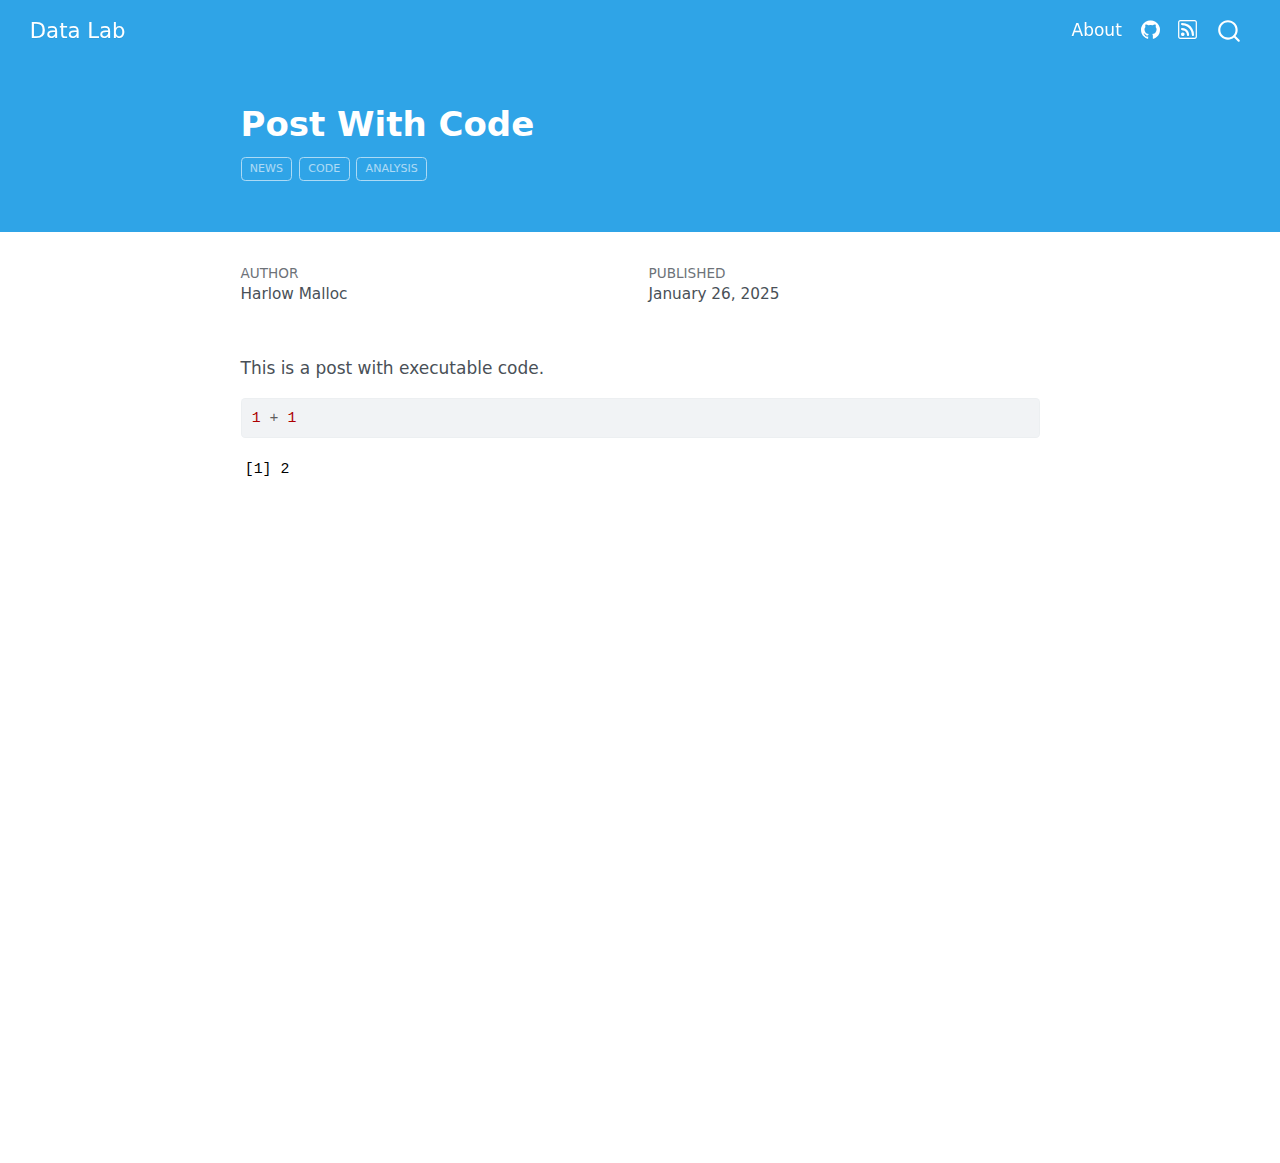
<file: docs/posts/post-with-code/index.html>
<!DOCTYPE html>
<html xmlns="http://www.w3.org/1999/xhtml" lang="en" xml:lang="en"><head>

<meta charset="utf-8">
<meta name="generator" content="quarto-1.5.57">

<meta name="viewport" content="width=device-width, initial-scale=1.0, user-scalable=yes">

<meta name="author" content="Harlow Malloc">
<meta name="dcterms.date" content="2025-01-26">

<title>Post With Code – Data Lab</title>
<style>
code{white-space: pre-wrap;}
span.smallcaps{font-variant: small-caps;}
div.columns{display: flex; gap: min(4vw, 1.5em);}
div.column{flex: auto; overflow-x: auto;}
div.hanging-indent{margin-left: 1.5em; text-indent: -1.5em;}
ul.task-list{list-style: none;}
ul.task-list li input[type="checkbox"] {
  width: 0.8em;
  margin: 0 0.8em 0.2em -1em; /* quarto-specific, see https://github.com/quarto-dev/quarto-cli/issues/4556 */ 
  vertical-align: middle;
}
/* CSS for syntax highlighting */
pre > code.sourceCode { white-space: pre; position: relative; }
pre > code.sourceCode > span { line-height: 1.25; }
pre > code.sourceCode > span:empty { height: 1.2em; }
.sourceCode { overflow: visible; }
code.sourceCode > span { color: inherit; text-decoration: inherit; }
div.sourceCode { margin: 1em 0; }
pre.sourceCode { margin: 0; }
@media screen {
div.sourceCode { overflow: auto; }
}
@media print {
pre > code.sourceCode { white-space: pre-wrap; }
pre > code.sourceCode > span { display: inline-block; text-indent: -5em; padding-left: 5em; }
}
pre.numberSource code
  { counter-reset: source-line 0; }
pre.numberSource code > span
  { position: relative; left: -4em; counter-increment: source-line; }
pre.numberSource code > span > a:first-child::before
  { content: counter(source-line);
    position: relative; left: -1em; text-align: right; vertical-align: baseline;
    border: none; display: inline-block;
    -webkit-touch-callout: none; -webkit-user-select: none;
    -khtml-user-select: none; -moz-user-select: none;
    -ms-user-select: none; user-select: none;
    padding: 0 4px; width: 4em;
  }
pre.numberSource { margin-left: 3em;  padding-left: 4px; }
div.sourceCode
  {   }
@media screen {
pre > code.sourceCode > span > a:first-child::before { text-decoration: underline; }
}
</style>


<script src="../../site_libs/quarto-nav/quarto-nav.js"></script>
<script src="../../site_libs/quarto-nav/headroom.min.js"></script>
<script src="../../site_libs/clipboard/clipboard.min.js"></script>
<script src="../../site_libs/quarto-search/autocomplete.umd.js"></script>
<script src="../../site_libs/quarto-search/fuse.min.js"></script>
<script src="../../site_libs/quarto-search/quarto-search.js"></script>
<meta name="quarto:offset" content="../../">
<script src="../../site_libs/quarto-html/quarto.js"></script>
<script src="../../site_libs/quarto-html/popper.min.js"></script>
<script src="../../site_libs/quarto-html/tippy.umd.min.js"></script>
<script src="../../site_libs/quarto-html/anchor.min.js"></script>
<link href="../../site_libs/quarto-html/tippy.css" rel="stylesheet">
<link href="../../site_libs/quarto-html/quarto-syntax-highlighting.css" rel="stylesheet" id="quarto-text-highlighting-styles">
<script src="../../site_libs/bootstrap/bootstrap.min.js"></script>
<link href="../../site_libs/bootstrap/bootstrap-icons.css" rel="stylesheet">
<link href="../../site_libs/bootstrap/bootstrap.min.css" rel="stylesheet" id="quarto-bootstrap" data-mode="light">
<script id="quarto-search-options" type="application/json">{
  "location": "navbar",
  "copy-button": false,
  "collapse-after": 3,
  "panel-placement": "end",
  "type": "overlay",
  "limit": 50,
  "keyboard-shortcut": [
    "f",
    "/",
    "s"
  ],
  "show-item-context": false,
  "language": {
    "search-no-results-text": "No results",
    "search-matching-documents-text": "matching documents",
    "search-copy-link-title": "Copy link to search",
    "search-hide-matches-text": "Hide additional matches",
    "search-more-match-text": "more match in this document",
    "search-more-matches-text": "more matches in this document",
    "search-clear-button-title": "Clear",
    "search-text-placeholder": "",
    "search-detached-cancel-button-title": "Cancel",
    "search-submit-button-title": "Submit",
    "search-label": "Search"
  }
}</script>


<link rel="stylesheet" href="../../styles.css">
</head>

<body class="nav-fixed fullcontent">

<div id="quarto-search-results"></div>
  <header id="quarto-header" class="headroom fixed-top quarto-banner">
    <nav class="navbar navbar-expand-lg " data-bs-theme="dark">
      <div class="navbar-container container-fluid">
      <div class="navbar-brand-container mx-auto">
    <a class="navbar-brand" href="../../index.html">
    <span class="navbar-title">Data Lab</span>
    </a>
  </div>
            <div id="quarto-search" class="" title="Search"></div>
          <button class="navbar-toggler" type="button" data-bs-toggle="collapse" data-bs-target="#navbarCollapse" aria-controls="navbarCollapse" role="menu" aria-expanded="false" aria-label="Toggle navigation" onclick="if (window.quartoToggleHeadroom) { window.quartoToggleHeadroom(); }">
  <span class="navbar-toggler-icon"></span>
</button>
          <div class="collapse navbar-collapse" id="navbarCollapse">
            <ul class="navbar-nav navbar-nav-scroll ms-auto">
  <li class="nav-item">
    <a class="nav-link" href="../../about.html"> 
<span class="menu-text">About</span></a>
  </li>  
  <li class="nav-item compact">
    <a class="nav-link" href="https://github.com/Sghizzus/"> <i class="bi bi-github" role="img">
</i> 
<span class="menu-text"></span></a>
  </li>  
  <li class="nav-item compact">
    <a class="nav-link" href="../../index.xml"> <i class="bi bi-rss" role="img">
</i> 
<span class="menu-text"></span></a>
  </li>  
</ul>
          </div> <!-- /navcollapse -->
            <div class="quarto-navbar-tools">
</div>
      </div> <!-- /container-fluid -->
    </nav>
</header>
<!-- content -->
<header id="title-block-header" class="quarto-title-block default page-columns page-full">
  <div class="quarto-title-banner page-columns page-full">
    <div class="quarto-title column-body">
      <h1 class="title">Post With Code</h1>
                                <div class="quarto-categories">
                <div class="quarto-category">news</div>
                <div class="quarto-category">code</div>
                <div class="quarto-category">analysis</div>
              </div>
                  </div>
  </div>
    
  
  <div class="quarto-title-meta">

      <div>
      <div class="quarto-title-meta-heading">Author</div>
      <div class="quarto-title-meta-contents">
               <p>Harlow Malloc </p>
            </div>
    </div>
      
      <div>
      <div class="quarto-title-meta-heading">Published</div>
      <div class="quarto-title-meta-contents">
        <p class="date">January 26, 2025</p>
      </div>
    </div>
    
      
    </div>
    
  
  </header><div id="quarto-content" class="quarto-container page-columns page-rows-contents page-layout-article page-navbar">
<!-- sidebar -->
<!-- margin-sidebar -->
    
<!-- main -->
<main class="content quarto-banner-title-block" id="quarto-document-content">





<p>This is a post with executable code.</p>
<div class="cell">
<div class="sourceCode cell-code" id="cb1"><pre class="sourceCode r code-with-copy"><code class="sourceCode r"><span id="cb1-1"><a href="#cb1-1" aria-hidden="true" tabindex="-1"></a><span class="dv">1</span> <span class="sc">+</span> <span class="dv">1</span></span></code><button title="Copy to Clipboard" class="code-copy-button"><i class="bi"></i></button></pre></div>
<div class="cell-output cell-output-stdout">
<pre><code>[1] 2</code></pre>
</div>
</div>



</main> <!-- /main -->
<script id="quarto-html-after-body" type="application/javascript">
window.document.addEventListener("DOMContentLoaded", function (event) {
  const toggleBodyColorMode = (bsSheetEl) => {
    const mode = bsSheetEl.getAttribute("data-mode");
    const bodyEl = window.document.querySelector("body");
    if (mode === "dark") {
      bodyEl.classList.add("quarto-dark");
      bodyEl.classList.remove("quarto-light");
    } else {
      bodyEl.classList.add("quarto-light");
      bodyEl.classList.remove("quarto-dark");
    }
  }
  const toggleBodyColorPrimary = () => {
    const bsSheetEl = window.document.querySelector("link#quarto-bootstrap");
    if (bsSheetEl) {
      toggleBodyColorMode(bsSheetEl);
    }
  }
  toggleBodyColorPrimary();  
  const icon = "";
  const anchorJS = new window.AnchorJS();
  anchorJS.options = {
    placement: 'right',
    icon: icon
  };
  anchorJS.add('.anchored');
  const isCodeAnnotation = (el) => {
    for (const clz of el.classList) {
      if (clz.startsWith('code-annotation-')) {                     
        return true;
      }
    }
    return false;
  }
  const onCopySuccess = function(e) {
    // button target
    const button = e.trigger;
    // don't keep focus
    button.blur();
    // flash "checked"
    button.classList.add('code-copy-button-checked');
    var currentTitle = button.getAttribute("title");
    button.setAttribute("title", "Copied!");
    let tooltip;
    if (window.bootstrap) {
      button.setAttribute("data-bs-toggle", "tooltip");
      button.setAttribute("data-bs-placement", "left");
      button.setAttribute("data-bs-title", "Copied!");
      tooltip = new bootstrap.Tooltip(button, 
        { trigger: "manual", 
          customClass: "code-copy-button-tooltip",
          offset: [0, -8]});
      tooltip.show();    
    }
    setTimeout(function() {
      if (tooltip) {
        tooltip.hide();
        button.removeAttribute("data-bs-title");
        button.removeAttribute("data-bs-toggle");
        button.removeAttribute("data-bs-placement");
      }
      button.setAttribute("title", currentTitle);
      button.classList.remove('code-copy-button-checked');
    }, 1000);
    // clear code selection
    e.clearSelection();
  }
  const getTextToCopy = function(trigger) {
      const codeEl = trigger.previousElementSibling.cloneNode(true);
      for (const childEl of codeEl.children) {
        if (isCodeAnnotation(childEl)) {
          childEl.remove();
        }
      }
      return codeEl.innerText;
  }
  const clipboard = new window.ClipboardJS('.code-copy-button:not([data-in-quarto-modal])', {
    text: getTextToCopy
  });
  clipboard.on('success', onCopySuccess);
  if (window.document.getElementById('quarto-embedded-source-code-modal')) {
    // For code content inside modals, clipBoardJS needs to be initialized with a container option
    // TODO: Check when it could be a function (https://github.com/zenorocha/clipboard.js/issues/860)
    const clipboardModal = new window.ClipboardJS('.code-copy-button[data-in-quarto-modal]', {
      text: getTextToCopy,
      container: window.document.getElementById('quarto-embedded-source-code-modal')
    });
    clipboardModal.on('success', onCopySuccess);
  }
    var localhostRegex = new RegExp(/^(?:http|https):\/\/localhost\:?[0-9]*\//);
    var mailtoRegex = new RegExp(/^mailto:/);
      var filterRegex = new RegExp("https:\/\/sghizzus\.github\.io\/Data-Lab\/");
    var isInternal = (href) => {
        return filterRegex.test(href) || localhostRegex.test(href) || mailtoRegex.test(href);
    }
    // Inspect non-navigation links and adorn them if external
 	var links = window.document.querySelectorAll('a[href]:not(.nav-link):not(.navbar-brand):not(.toc-action):not(.sidebar-link):not(.sidebar-item-toggle):not(.pagination-link):not(.no-external):not([aria-hidden]):not(.dropdown-item):not(.quarto-navigation-tool):not(.about-link)');
    for (var i=0; i<links.length; i++) {
      const link = links[i];
      if (!isInternal(link.href)) {
        // undo the damage that might have been done by quarto-nav.js in the case of
        // links that we want to consider external
        if (link.dataset.originalHref !== undefined) {
          link.href = link.dataset.originalHref;
        }
      }
    }
  function tippyHover(el, contentFn, onTriggerFn, onUntriggerFn) {
    const config = {
      allowHTML: true,
      maxWidth: 500,
      delay: 100,
      arrow: false,
      appendTo: function(el) {
          return el.parentElement;
      },
      interactive: true,
      interactiveBorder: 10,
      theme: 'quarto',
      placement: 'bottom-start',
    };
    if (contentFn) {
      config.content = contentFn;
    }
    if (onTriggerFn) {
      config.onTrigger = onTriggerFn;
    }
    if (onUntriggerFn) {
      config.onUntrigger = onUntriggerFn;
    }
    window.tippy(el, config); 
  }
  const noterefs = window.document.querySelectorAll('a[role="doc-noteref"]');
  for (var i=0; i<noterefs.length; i++) {
    const ref = noterefs[i];
    tippyHover(ref, function() {
      // use id or data attribute instead here
      let href = ref.getAttribute('data-footnote-href') || ref.getAttribute('href');
      try { href = new URL(href).hash; } catch {}
      const id = href.replace(/^#\/?/, "");
      const note = window.document.getElementById(id);
      if (note) {
        return note.innerHTML;
      } else {
        return "";
      }
    });
  }
  const xrefs = window.document.querySelectorAll('a.quarto-xref');
  const processXRef = (id, note) => {
    // Strip column container classes
    const stripColumnClz = (el) => {
      el.classList.remove("page-full", "page-columns");
      if (el.children) {
        for (const child of el.children) {
          stripColumnClz(child);
        }
      }
    }
    stripColumnClz(note)
    if (id === null || id.startsWith('sec-')) {
      // Special case sections, only their first couple elements
      const container = document.createElement("div");
      if (note.children && note.children.length > 2) {
        container.appendChild(note.children[0].cloneNode(true));
        for (let i = 1; i < note.children.length; i++) {
          const child = note.children[i];
          if (child.tagName === "P" && child.innerText === "") {
            continue;
          } else {
            container.appendChild(child.cloneNode(true));
            break;
          }
        }
        if (window.Quarto?.typesetMath) {
          window.Quarto.typesetMath(container);
        }
        return container.innerHTML
      } else {
        if (window.Quarto?.typesetMath) {
          window.Quarto.typesetMath(note);
        }
        return note.innerHTML;
      }
    } else {
      // Remove any anchor links if they are present
      const anchorLink = note.querySelector('a.anchorjs-link');
      if (anchorLink) {
        anchorLink.remove();
      }
      if (window.Quarto?.typesetMath) {
        window.Quarto.typesetMath(note);
      }
      // TODO in 1.5, we should make sure this works without a callout special case
      if (note.classList.contains("callout")) {
        return note.outerHTML;
      } else {
        return note.innerHTML;
      }
    }
  }
  for (var i=0; i<xrefs.length; i++) {
    const xref = xrefs[i];
    tippyHover(xref, undefined, function(instance) {
      instance.disable();
      let url = xref.getAttribute('href');
      let hash = undefined; 
      if (url.startsWith('#')) {
        hash = url;
      } else {
        try { hash = new URL(url).hash; } catch {}
      }
      if (hash) {
        const id = hash.replace(/^#\/?/, "");
        const note = window.document.getElementById(id);
        if (note !== null) {
          try {
            const html = processXRef(id, note.cloneNode(true));
            instance.setContent(html);
          } finally {
            instance.enable();
            instance.show();
          }
        } else {
          // See if we can fetch this
          fetch(url.split('#')[0])
          .then(res => res.text())
          .then(html => {
            const parser = new DOMParser();
            const htmlDoc = parser.parseFromString(html, "text/html");
            const note = htmlDoc.getElementById(id);
            if (note !== null) {
              const html = processXRef(id, note);
              instance.setContent(html);
            } 
          }).finally(() => {
            instance.enable();
            instance.show();
          });
        }
      } else {
        // See if we can fetch a full url (with no hash to target)
        // This is a special case and we should probably do some content thinning / targeting
        fetch(url)
        .then(res => res.text())
        .then(html => {
          const parser = new DOMParser();
          const htmlDoc = parser.parseFromString(html, "text/html");
          const note = htmlDoc.querySelector('main.content');
          if (note !== null) {
            // This should only happen for chapter cross references
            // (since there is no id in the URL)
            // remove the first header
            if (note.children.length > 0 && note.children[0].tagName === "HEADER") {
              note.children[0].remove();
            }
            const html = processXRef(null, note);
            instance.setContent(html);
          } 
        }).finally(() => {
          instance.enable();
          instance.show();
        });
      }
    }, function(instance) {
    });
  }
      let selectedAnnoteEl;
      const selectorForAnnotation = ( cell, annotation) => {
        let cellAttr = 'data-code-cell="' + cell + '"';
        let lineAttr = 'data-code-annotation="' +  annotation + '"';
        const selector = 'span[' + cellAttr + '][' + lineAttr + ']';
        return selector;
      }
      const selectCodeLines = (annoteEl) => {
        const doc = window.document;
        const targetCell = annoteEl.getAttribute("data-target-cell");
        const targetAnnotation = annoteEl.getAttribute("data-target-annotation");
        const annoteSpan = window.document.querySelector(selectorForAnnotation(targetCell, targetAnnotation));
        const lines = annoteSpan.getAttribute("data-code-lines").split(",");
        const lineIds = lines.map((line) => {
          return targetCell + "-" + line;
        })
        let top = null;
        let height = null;
        let parent = null;
        if (lineIds.length > 0) {
            //compute the position of the single el (top and bottom and make a div)
            const el = window.document.getElementById(lineIds[0]);
            top = el.offsetTop;
            height = el.offsetHeight;
            parent = el.parentElement.parentElement;
          if (lineIds.length > 1) {
            const lastEl = window.document.getElementById(lineIds[lineIds.length - 1]);
            const bottom = lastEl.offsetTop + lastEl.offsetHeight;
            height = bottom - top;
          }
          if (top !== null && height !== null && parent !== null) {
            // cook up a div (if necessary) and position it 
            let div = window.document.getElementById("code-annotation-line-highlight");
            if (div === null) {
              div = window.document.createElement("div");
              div.setAttribute("id", "code-annotation-line-highlight");
              div.style.position = 'absolute';
              parent.appendChild(div);
            }
            div.style.top = top - 2 + "px";
            div.style.height = height + 4 + "px";
            div.style.left = 0;
            let gutterDiv = window.document.getElementById("code-annotation-line-highlight-gutter");
            if (gutterDiv === null) {
              gutterDiv = window.document.createElement("div");
              gutterDiv.setAttribute("id", "code-annotation-line-highlight-gutter");
              gutterDiv.style.position = 'absolute';
              const codeCell = window.document.getElementById(targetCell);
              const gutter = codeCell.querySelector('.code-annotation-gutter');
              gutter.appendChild(gutterDiv);
            }
            gutterDiv.style.top = top - 2 + "px";
            gutterDiv.style.height = height + 4 + "px";
          }
          selectedAnnoteEl = annoteEl;
        }
      };
      const unselectCodeLines = () => {
        const elementsIds = ["code-annotation-line-highlight", "code-annotation-line-highlight-gutter"];
        elementsIds.forEach((elId) => {
          const div = window.document.getElementById(elId);
          if (div) {
            div.remove();
          }
        });
        selectedAnnoteEl = undefined;
      };
        // Handle positioning of the toggle
    window.addEventListener(
      "resize",
      throttle(() => {
        elRect = undefined;
        if (selectedAnnoteEl) {
          selectCodeLines(selectedAnnoteEl);
        }
      }, 10)
    );
    function throttle(fn, ms) {
    let throttle = false;
    let timer;
      return (...args) => {
        if(!throttle) { // first call gets through
            fn.apply(this, args);
            throttle = true;
        } else { // all the others get throttled
            if(timer) clearTimeout(timer); // cancel #2
            timer = setTimeout(() => {
              fn.apply(this, args);
              timer = throttle = false;
            }, ms);
        }
      };
    }
      // Attach click handler to the DT
      const annoteDls = window.document.querySelectorAll('dt[data-target-cell]');
      for (const annoteDlNode of annoteDls) {
        annoteDlNode.addEventListener('click', (event) => {
          const clickedEl = event.target;
          if (clickedEl !== selectedAnnoteEl) {
            unselectCodeLines();
            const activeEl = window.document.querySelector('dt[data-target-cell].code-annotation-active');
            if (activeEl) {
              activeEl.classList.remove('code-annotation-active');
            }
            selectCodeLines(clickedEl);
            clickedEl.classList.add('code-annotation-active');
          } else {
            // Unselect the line
            unselectCodeLines();
            clickedEl.classList.remove('code-annotation-active');
          }
        });
      }
  const findCites = (el) => {
    const parentEl = el.parentElement;
    if (parentEl) {
      const cites = parentEl.dataset.cites;
      if (cites) {
        return {
          el,
          cites: cites.split(' ')
        };
      } else {
        return findCites(el.parentElement)
      }
    } else {
      return undefined;
    }
  };
  var bibliorefs = window.document.querySelectorAll('a[role="doc-biblioref"]');
  for (var i=0; i<bibliorefs.length; i++) {
    const ref = bibliorefs[i];
    const citeInfo = findCites(ref);
    if (citeInfo) {
      tippyHover(citeInfo.el, function() {
        var popup = window.document.createElement('div');
        citeInfo.cites.forEach(function(cite) {
          var citeDiv = window.document.createElement('div');
          citeDiv.classList.add('hanging-indent');
          citeDiv.classList.add('csl-entry');
          var biblioDiv = window.document.getElementById('ref-' + cite);
          if (biblioDiv) {
            citeDiv.innerHTML = biblioDiv.innerHTML;
          }
          popup.appendChild(citeDiv);
        });
        return popup.innerHTML;
      });
    }
  }
});
</script>
</div> <!-- /content -->




</body></html>
</file>
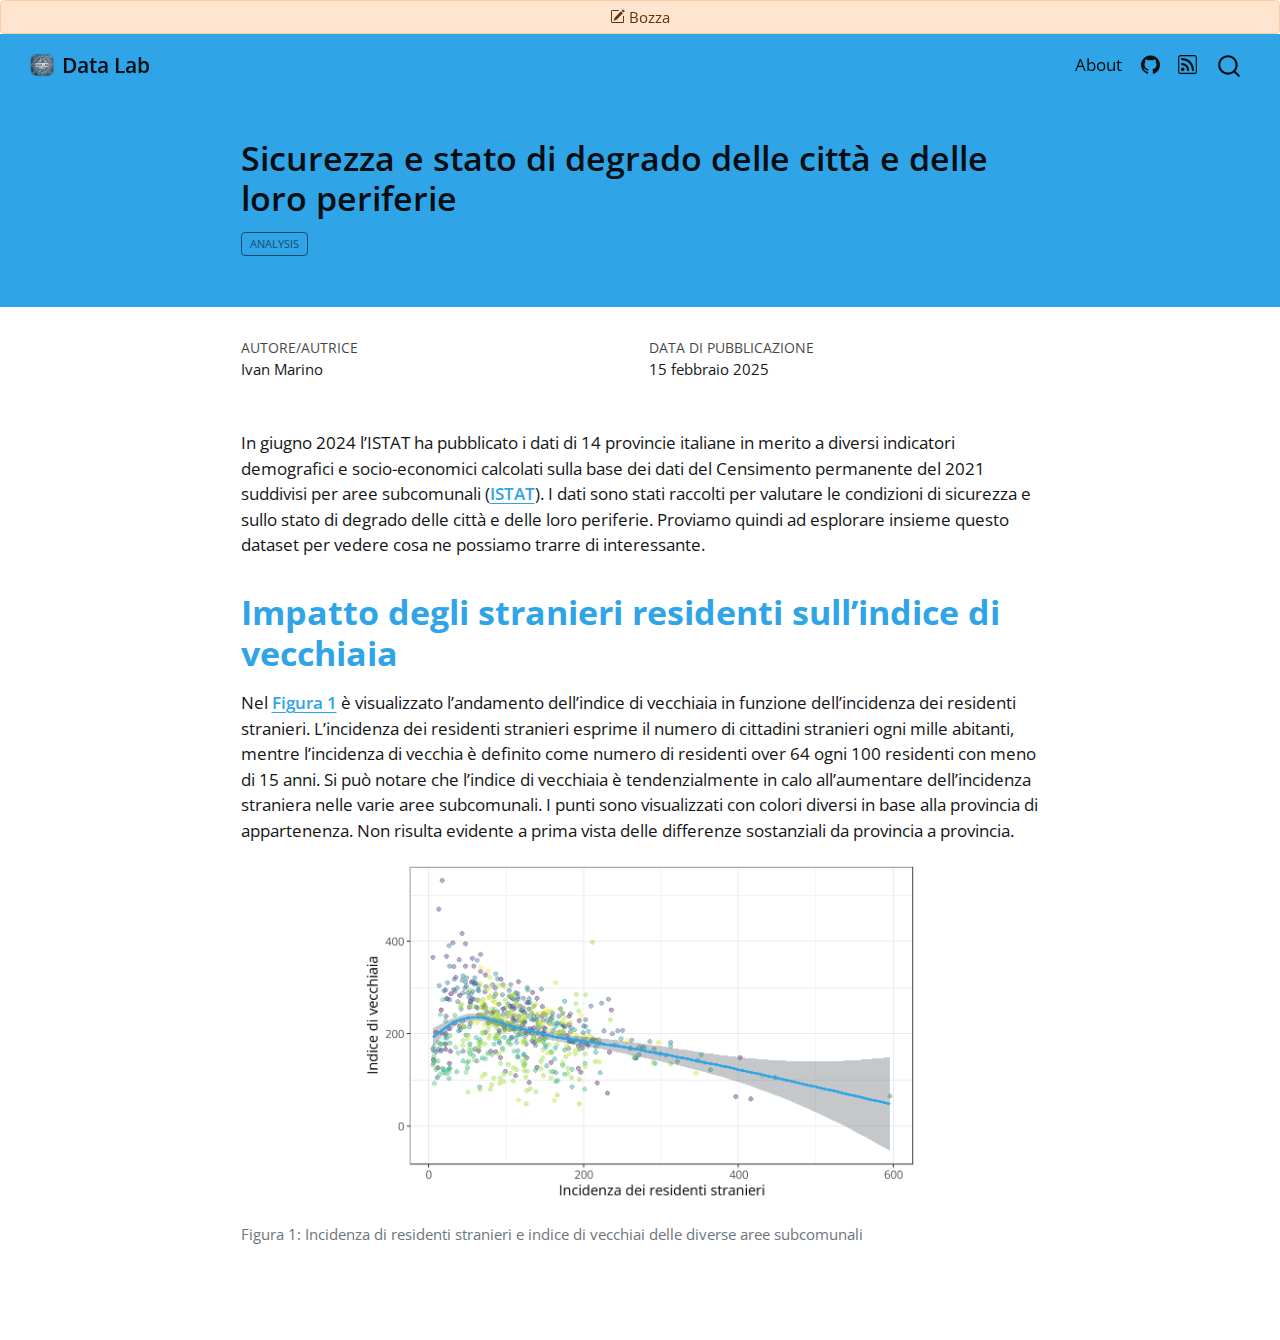
<file: docs/posts/sicurezza-e-degrado/index.html>
<!DOCTYPE html>
<html xmlns="http://www.w3.org/1999/xhtml" lang="it" xml:lang="it"><head>

<meta charset="utf-8">
<meta name="generator" content="quarto-1.6.40">

<meta name="viewport" content="width=device-width, initial-scale=1.0, user-scalable=yes">

<meta name="author" content="Ivan Marino">

<title>Sicurezza e stato di degrado delle città e delle loro periferie – Data Lab</title>
<style>
code{white-space: pre-wrap;}
span.smallcaps{font-variant: small-caps;}
div.columns{display: flex; gap: min(4vw, 1.5em);}
div.column{flex: auto; overflow-x: auto;}
div.hanging-indent{margin-left: 1.5em; text-indent: -1.5em;}
ul.task-list{list-style: none;}
ul.task-list li input[type="checkbox"] {
  width: 0.8em;
  margin: 0 0.8em 0.2em -1em; /* quarto-specific, see https://github.com/quarto-dev/quarto-cli/issues/4556 */ 
  vertical-align: middle;
}
</style>


<script src="../../site_libs/quarto-nav/quarto-nav.js"></script>
<script src="../../site_libs/quarto-nav/headroom.min.js"></script>
<script src="../../site_libs/clipboard/clipboard.min.js"></script>
<script src="../../site_libs/quarto-search/autocomplete.umd.js"></script>
<script src="../../site_libs/quarto-search/fuse.min.js"></script>
<script src="../../site_libs/quarto-search/quarto-search.js"></script>
<meta name="quarto:offset" content="../../">
<script src="../../site_libs/quarto-html/quarto.js"></script>
<script src="../../site_libs/quarto-html/popper.min.js"></script>
<script src="../../site_libs/quarto-html/tippy.umd.min.js"></script>
<script src="../../site_libs/quarto-html/anchor.min.js"></script>
<link href="../../site_libs/quarto-html/tippy.css" rel="stylesheet">
<link href="../../site_libs/quarto-html/quarto-syntax-highlighting-9db206749fbbea1b9f31ac84516acc23.css" rel="stylesheet" id="quarto-text-highlighting-styles">
<script src="../../site_libs/bootstrap/bootstrap.min.js"></script>
<link href="../../site_libs/bootstrap/bootstrap-icons.css" rel="stylesheet">
<link href="../../site_libs/bootstrap/bootstrap-b7034ee10c17761ae02649ef2874f60f.min.css" rel="stylesheet" append-hash="true" id="quarto-bootstrap" data-mode="light">
<script id="quarto-search-options" type="application/json">{
  "location": "navbar",
  "copy-button": false,
  "collapse-after": 3,
  "panel-placement": "end",
  "type": "overlay",
  "limit": 50,
  "keyboard-shortcut": [
    "f",
    "/",
    "s"
  ],
  "show-item-context": false,
  "language": {
    "search-no-results-text": "Nessun risultato",
    "search-matching-documents-text": "documenti trovati",
    "search-copy-link-title": "Copiare il link nella ricerca",
    "search-hide-matches-text": "Nascondere i risultati aggiuntivi",
    "search-more-match-text": "ci sono altri risultati in questo documento",
    "search-more-matches-text": "ulteriori risultati in questo documento",
    "search-clear-button-title": "Pulire",
    "search-text-placeholder": "",
    "search-detached-cancel-button-title": "Cancellare",
    "search-submit-button-title": "Inviare",
    "search-label": "Ricerca"
  }
}</script>
<meta name="quarto:status" content="draft">


<link rel="stylesheet" href="../../styles.css">
</head>

<body class="nav-fixed fullcontent">

<div id="quarto-search-results"></div>
  <header id="quarto-header" class="headroom fixed-top quarto-banner"><div id="quarto-draft-alert" class="alert alert-warning"><i class="bi bi-pencil-square"></i>Bozza</div>
    <nav class="navbar navbar-expand-lg " data-bs-theme="dark">
      <div class="navbar-container container-fluid">
      <div class="navbar-brand-container mx-auto">
    <a href="../../index.html" class="navbar-brand navbar-brand-logo">
    <img src="../../logos/icon.png" alt="" class="navbar-logo">
    </a>
    <a class="navbar-brand" href="../../index.html">
    <span class="navbar-title">Data Lab</span>
    </a>
  </div>
            <div id="quarto-search" class="" title="Ricerca"></div>
          <button class="navbar-toggler" type="button" data-bs-toggle="collapse" data-bs-target="#navbarCollapse" aria-controls="navbarCollapse" role="menu" aria-expanded="false" aria-label="Attiva/disattiva la navigazione" onclick="if (window.quartoToggleHeadroom) { window.quartoToggleHeadroom(); }">
  <span class="navbar-toggler-icon"></span>
</button>
          <div class="collapse navbar-collapse" id="navbarCollapse">
            <ul class="navbar-nav navbar-nav-scroll ms-auto">
  <li class="nav-item">
    <a class="nav-link" href="../../about.html"> 
<span class="menu-text">About</span></a>
  </li>  
  <li class="nav-item compact">
    <a class="nav-link" href="https://github.com/Sghizzus/"> <i class="bi bi-github" role="img">
</i> 
<span class="menu-text"></span></a>
  </li>  
  <li class="nav-item compact">
    <a class="nav-link" href="../../index.xml"> <i class="bi bi-rss" role="img">
</i> 
<span class="menu-text"></span></a>
  </li>  
</ul>
          </div> <!-- /navcollapse -->
            <div class="quarto-navbar-tools">
</div>
      </div> <!-- /container-fluid -->
    </nav>
</header>
<!-- content -->
<header id="title-block-header" class="quarto-title-block default page-columns page-full">
  <div class="quarto-title-banner page-columns page-full">
    <div class="quarto-title column-body">
      <h1 class="title">Sicurezza e stato di degrado delle città e delle loro periferie</h1>
                                <div class="quarto-categories">
                <div class="quarto-category">analysis</div>
              </div>
                  </div>
  </div>
    
  
  <div class="quarto-title-meta">

      <div>
      <div class="quarto-title-meta-heading">Autore/Autrice</div>
      <div class="quarto-title-meta-contents">
               <p>Ivan Marino </p>
            </div>
    </div>
      
      <div>
      <div class="quarto-title-meta-heading">Data di Pubblicazione</div>
      <div class="quarto-title-meta-contents">
        <p class="date">15 febbraio 2025</p>
      </div>
    </div>
    
      
    </div>
    
  
  </header><div id="quarto-content" class="quarto-container page-columns page-rows-contents page-layout-article page-navbar">
<!-- sidebar -->
<!-- margin-sidebar -->
    
<!-- main -->
<main class="content quarto-banner-title-block" id="quarto-document-content">





<p>In giugno 2024 l’ISTAT ha pubblicato i dati di 14 provincie italiane in merito a diversi indicatori demografici e socio-economici calcolati sulla base dei dati del Censimento permanente del 2021 suddivisi per aree subcomunali (<a href="https://www.istat.it/audizioni/sicurezza-e-stato-di-degrado-delle-citta-e-delle-loro-periferie/">ISTAT</a>). I dati sono stati raccolti per valutare le condizioni di sicurezza e sullo stato di degrado delle città e delle loro periferie. Proviamo quindi ad esplorare insieme questo dataset per vedere cosa ne possiamo trarre di interessante.</p>
<section id="impatto-degli-stranieri-residenti-sullindice-di-vecchiaia" class="level1">
<h1>Impatto degli stranieri residenti sull’indice di vecchiaia</h1>
<p>Nel <a href="#fig-incidenza-stranieri-vecchiaia" class="quarto-xref">Figura&nbsp;1</a> è visualizzato l’andamento dell’indice di vecchiaia in funzione dell’incidenza dei residenti stranieri. L’incidenza dei residenti stranieri esprime il numero di cittadini stranieri ogni mille abitanti, mentre l’incidenza di vecchia è definito come numero di residenti over 64 ogni 100 residenti con meno di 15 anni. Si può notare che l’indice di vecchiaia è tendenzialmente in calo all’aumentare dell’incidenza straniera nelle varie aree subcomunali. I punti sono visualizzati con colori diversi in base alla provincia di appartenenza. Non risulta evidente a prima vista delle differenze sostanziali da provincia a provincia.</p>
<div class="cell" data-layout-align="center">
<div class="cell-output-display">
<div id="fig-incidenza-stranieri-vecchiaia" class="quarto-float quarto-figure quarto-figure-center anchored" data-fig-align="center">
<figure class="quarto-float quarto-float-fig figure">
<div aria-describedby="fig-incidenza-stranieri-vecchiaia-caption-0ceaefa1-69ba-4598-a22c-09a6ac19f8ca">
<img src="index_files/figure-html/fig-incidenza-stranieri-vecchiaia-1.png" class="img-fluid quarto-figure quarto-figure-center figure-img" style="width:70.0%">
</div>
<figcaption class="quarto-float-caption-bottom quarto-float-caption quarto-float-fig" id="fig-incidenza-stranieri-vecchiaia-caption-0ceaefa1-69ba-4598-a22c-09a6ac19f8ca">
Figura&nbsp;1: Incidenza di residenti stranieri e indice di vecchiai delle diverse aree subcomunali
</figcaption>
</figure>
</div>
</div>
</div>


</section>

</main> <!-- /main -->
<script id="quarto-html-after-body" type="application/javascript">
window.document.addEventListener("DOMContentLoaded", function (event) {
  const toggleBodyColorMode = (bsSheetEl) => {
    const mode = bsSheetEl.getAttribute("data-mode");
    const bodyEl = window.document.querySelector("body");
    if (mode === "dark") {
      bodyEl.classList.add("quarto-dark");
      bodyEl.classList.remove("quarto-light");
    } else {
      bodyEl.classList.add("quarto-light");
      bodyEl.classList.remove("quarto-dark");
    }
  }
  const toggleBodyColorPrimary = () => {
    const bsSheetEl = window.document.querySelector("link#quarto-bootstrap");
    if (bsSheetEl) {
      toggleBodyColorMode(bsSheetEl);
    }
  }
  toggleBodyColorPrimary();  
  const icon = "";
  const anchorJS = new window.AnchorJS();
  anchorJS.options = {
    placement: 'right',
    icon: icon
  };
  anchorJS.add('.anchored');
  const isCodeAnnotation = (el) => {
    for (const clz of el.classList) {
      if (clz.startsWith('code-annotation-')) {                     
        return true;
      }
    }
    return false;
  }
  const onCopySuccess = function(e) {
    // button target
    const button = e.trigger;
    // don't keep focus
    button.blur();
    // flash "checked"
    button.classList.add('code-copy-button-checked');
    var currentTitle = button.getAttribute("title");
    button.setAttribute("title", "Copiato!");
    let tooltip;
    if (window.bootstrap) {
      button.setAttribute("data-bs-toggle", "tooltip");
      button.setAttribute("data-bs-placement", "left");
      button.setAttribute("data-bs-title", "Copiato!");
      tooltip = new bootstrap.Tooltip(button, 
        { trigger: "manual", 
          customClass: "code-copy-button-tooltip",
          offset: [0, -8]});
      tooltip.show();    
    }
    setTimeout(function() {
      if (tooltip) {
        tooltip.hide();
        button.removeAttribute("data-bs-title");
        button.removeAttribute("data-bs-toggle");
        button.removeAttribute("data-bs-placement");
      }
      button.setAttribute("title", currentTitle);
      button.classList.remove('code-copy-button-checked');
    }, 1000);
    // clear code selection
    e.clearSelection();
  }
  const getTextToCopy = function(trigger) {
      const codeEl = trigger.previousElementSibling.cloneNode(true);
      for (const childEl of codeEl.children) {
        if (isCodeAnnotation(childEl)) {
          childEl.remove();
        }
      }
      return codeEl.innerText;
  }
  const clipboard = new window.ClipboardJS('.code-copy-button:not([data-in-quarto-modal])', {
    text: getTextToCopy
  });
  clipboard.on('success', onCopySuccess);
  if (window.document.getElementById('quarto-embedded-source-code-modal')) {
    const clipboardModal = new window.ClipboardJS('.code-copy-button[data-in-quarto-modal]', {
      text: getTextToCopy,
      container: window.document.getElementById('quarto-embedded-source-code-modal')
    });
    clipboardModal.on('success', onCopySuccess);
  }
    var localhostRegex = new RegExp(/^(?:http|https):\/\/localhost\:?[0-9]*\//);
    var mailtoRegex = new RegExp(/^mailto:/);
      var filterRegex = new RegExp("https:\/\/sghizzus\.github\.io\/Data-Lab\/");
    var isInternal = (href) => {
        return filterRegex.test(href) || localhostRegex.test(href) || mailtoRegex.test(href);
    }
    // Inspect non-navigation links and adorn them if external
 	var links = window.document.querySelectorAll('a[href]:not(.nav-link):not(.navbar-brand):not(.toc-action):not(.sidebar-link):not(.sidebar-item-toggle):not(.pagination-link):not(.no-external):not([aria-hidden]):not(.dropdown-item):not(.quarto-navigation-tool):not(.about-link)');
    for (var i=0; i<links.length; i++) {
      const link = links[i];
      if (!isInternal(link.href)) {
        // undo the damage that might have been done by quarto-nav.js in the case of
        // links that we want to consider external
        if (link.dataset.originalHref !== undefined) {
          link.href = link.dataset.originalHref;
        }
      }
    }
  function tippyHover(el, contentFn, onTriggerFn, onUntriggerFn) {
    const config = {
      allowHTML: true,
      maxWidth: 500,
      delay: 100,
      arrow: false,
      appendTo: function(el) {
          return el.parentElement;
      },
      interactive: true,
      interactiveBorder: 10,
      theme: 'quarto',
      placement: 'bottom-start',
    };
    if (contentFn) {
      config.content = contentFn;
    }
    if (onTriggerFn) {
      config.onTrigger = onTriggerFn;
    }
    if (onUntriggerFn) {
      config.onUntrigger = onUntriggerFn;
    }
    window.tippy(el, config); 
  }
  const noterefs = window.document.querySelectorAll('a[role="doc-noteref"]');
  for (var i=0; i<noterefs.length; i++) {
    const ref = noterefs[i];
    tippyHover(ref, function() {
      // use id or data attribute instead here
      let href = ref.getAttribute('data-footnote-href') || ref.getAttribute('href');
      try { href = new URL(href).hash; } catch {}
      const id = href.replace(/^#\/?/, "");
      const note = window.document.getElementById(id);
      if (note) {
        return note.innerHTML;
      } else {
        return "";
      }
    });
  }
  const xrefs = window.document.querySelectorAll('a.quarto-xref');
  const processXRef = (id, note) => {
    // Strip column container classes
    const stripColumnClz = (el) => {
      el.classList.remove("page-full", "page-columns");
      if (el.children) {
        for (const child of el.children) {
          stripColumnClz(child);
        }
      }
    }
    stripColumnClz(note)
    if (id === null || id.startsWith('sec-')) {
      // Special case sections, only their first couple elements
      const container = document.createElement("div");
      if (note.children && note.children.length > 2) {
        container.appendChild(note.children[0].cloneNode(true));
        for (let i = 1; i < note.children.length; i++) {
          const child = note.children[i];
          if (child.tagName === "P" && child.innerText === "") {
            continue;
          } else {
            container.appendChild(child.cloneNode(true));
            break;
          }
        }
        if (window.Quarto?.typesetMath) {
          window.Quarto.typesetMath(container);
        }
        return container.innerHTML
      } else {
        if (window.Quarto?.typesetMath) {
          window.Quarto.typesetMath(note);
        }
        return note.innerHTML;
      }
    } else {
      // Remove any anchor links if they are present
      const anchorLink = note.querySelector('a.anchorjs-link');
      if (anchorLink) {
        anchorLink.remove();
      }
      if (window.Quarto?.typesetMath) {
        window.Quarto.typesetMath(note);
      }
      if (note.classList.contains("callout")) {
        return note.outerHTML;
      } else {
        return note.innerHTML;
      }
    }
  }
  for (var i=0; i<xrefs.length; i++) {
    const xref = xrefs[i];
    tippyHover(xref, undefined, function(instance) {
      instance.disable();
      let url = xref.getAttribute('href');
      let hash = undefined; 
      if (url.startsWith('#')) {
        hash = url;
      } else {
        try { hash = new URL(url).hash; } catch {}
      }
      if (hash) {
        const id = hash.replace(/^#\/?/, "");
        const note = window.document.getElementById(id);
        if (note !== null) {
          try {
            const html = processXRef(id, note.cloneNode(true));
            instance.setContent(html);
          } finally {
            instance.enable();
            instance.show();
          }
        } else {
          // See if we can fetch this
          fetch(url.split('#')[0])
          .then(res => res.text())
          .then(html => {
            const parser = new DOMParser();
            const htmlDoc = parser.parseFromString(html, "text/html");
            const note = htmlDoc.getElementById(id);
            if (note !== null) {
              const html = processXRef(id, note);
              instance.setContent(html);
            } 
          }).finally(() => {
            instance.enable();
            instance.show();
          });
        }
      } else {
        // See if we can fetch a full url (with no hash to target)
        // This is a special case and we should probably do some content thinning / targeting
        fetch(url)
        .then(res => res.text())
        .then(html => {
          const parser = new DOMParser();
          const htmlDoc = parser.parseFromString(html, "text/html");
          const note = htmlDoc.querySelector('main.content');
          if (note !== null) {
            // This should only happen for chapter cross references
            // (since there is no id in the URL)
            // remove the first header
            if (note.children.length > 0 && note.children[0].tagName === "HEADER") {
              note.children[0].remove();
            }
            const html = processXRef(null, note);
            instance.setContent(html);
          } 
        }).finally(() => {
          instance.enable();
          instance.show();
        });
      }
    }, function(instance) {
    });
  }
      let selectedAnnoteEl;
      const selectorForAnnotation = ( cell, annotation) => {
        let cellAttr = 'data-code-cell="' + cell + '"';
        let lineAttr = 'data-code-annotation="' +  annotation + '"';
        const selector = 'span[' + cellAttr + '][' + lineAttr + ']';
        return selector;
      }
      const selectCodeLines = (annoteEl) => {
        const doc = window.document;
        const targetCell = annoteEl.getAttribute("data-target-cell");
        const targetAnnotation = annoteEl.getAttribute("data-target-annotation");
        const annoteSpan = window.document.querySelector(selectorForAnnotation(targetCell, targetAnnotation));
        const lines = annoteSpan.getAttribute("data-code-lines").split(",");
        const lineIds = lines.map((line) => {
          return targetCell + "-" + line;
        })
        let top = null;
        let height = null;
        let parent = null;
        if (lineIds.length > 0) {
            //compute the position of the single el (top and bottom and make a div)
            const el = window.document.getElementById(lineIds[0]);
            top = el.offsetTop;
            height = el.offsetHeight;
            parent = el.parentElement.parentElement;
          if (lineIds.length > 1) {
            const lastEl = window.document.getElementById(lineIds[lineIds.length - 1]);
            const bottom = lastEl.offsetTop + lastEl.offsetHeight;
            height = bottom - top;
          }
          if (top !== null && height !== null && parent !== null) {
            // cook up a div (if necessary) and position it 
            let div = window.document.getElementById("code-annotation-line-highlight");
            if (div === null) {
              div = window.document.createElement("div");
              div.setAttribute("id", "code-annotation-line-highlight");
              div.style.position = 'absolute';
              parent.appendChild(div);
            }
            div.style.top = top - 2 + "px";
            div.style.height = height + 4 + "px";
            div.style.left = 0;
            let gutterDiv = window.document.getElementById("code-annotation-line-highlight-gutter");
            if (gutterDiv === null) {
              gutterDiv = window.document.createElement("div");
              gutterDiv.setAttribute("id", "code-annotation-line-highlight-gutter");
              gutterDiv.style.position = 'absolute';
              const codeCell = window.document.getElementById(targetCell);
              const gutter = codeCell.querySelector('.code-annotation-gutter');
              gutter.appendChild(gutterDiv);
            }
            gutterDiv.style.top = top - 2 + "px";
            gutterDiv.style.height = height + 4 + "px";
          }
          selectedAnnoteEl = annoteEl;
        }
      };
      const unselectCodeLines = () => {
        const elementsIds = ["code-annotation-line-highlight", "code-annotation-line-highlight-gutter"];
        elementsIds.forEach((elId) => {
          const div = window.document.getElementById(elId);
          if (div) {
            div.remove();
          }
        });
        selectedAnnoteEl = undefined;
      };
        // Handle positioning of the toggle
    window.addEventListener(
      "resize",
      throttle(() => {
        elRect = undefined;
        if (selectedAnnoteEl) {
          selectCodeLines(selectedAnnoteEl);
        }
      }, 10)
    );
    function throttle(fn, ms) {
    let throttle = false;
    let timer;
      return (...args) => {
        if(!throttle) { // first call gets through
            fn.apply(this, args);
            throttle = true;
        } else { // all the others get throttled
            if(timer) clearTimeout(timer); // cancel #2
            timer = setTimeout(() => {
              fn.apply(this, args);
              timer = throttle = false;
            }, ms);
        }
      };
    }
      // Attach click handler to the DT
      const annoteDls = window.document.querySelectorAll('dt[data-target-cell]');
      for (const annoteDlNode of annoteDls) {
        annoteDlNode.addEventListener('click', (event) => {
          const clickedEl = event.target;
          if (clickedEl !== selectedAnnoteEl) {
            unselectCodeLines();
            const activeEl = window.document.querySelector('dt[data-target-cell].code-annotation-active');
            if (activeEl) {
              activeEl.classList.remove('code-annotation-active');
            }
            selectCodeLines(clickedEl);
            clickedEl.classList.add('code-annotation-active');
          } else {
            // Unselect the line
            unselectCodeLines();
            clickedEl.classList.remove('code-annotation-active');
          }
        });
      }
  const findCites = (el) => {
    const parentEl = el.parentElement;
    if (parentEl) {
      const cites = parentEl.dataset.cites;
      if (cites) {
        return {
          el,
          cites: cites.split(' ')
        };
      } else {
        return findCites(el.parentElement)
      }
    } else {
      return undefined;
    }
  };
  var bibliorefs = window.document.querySelectorAll('a[role="doc-biblioref"]');
  for (var i=0; i<bibliorefs.length; i++) {
    const ref = bibliorefs[i];
    const citeInfo = findCites(ref);
    if (citeInfo) {
      tippyHover(citeInfo.el, function() {
        var popup = window.document.createElement('div');
        citeInfo.cites.forEach(function(cite) {
          var citeDiv = window.document.createElement('div');
          citeDiv.classList.add('hanging-indent');
          citeDiv.classList.add('csl-entry');
          var biblioDiv = window.document.getElementById('ref-' + cite);
          if (biblioDiv) {
            citeDiv.innerHTML = biblioDiv.innerHTML;
          }
          popup.appendChild(citeDiv);
        });
        return popup.innerHTML;
      });
    }
  }
});
</script>
</div> <!-- /content -->




</body></html>
</file>
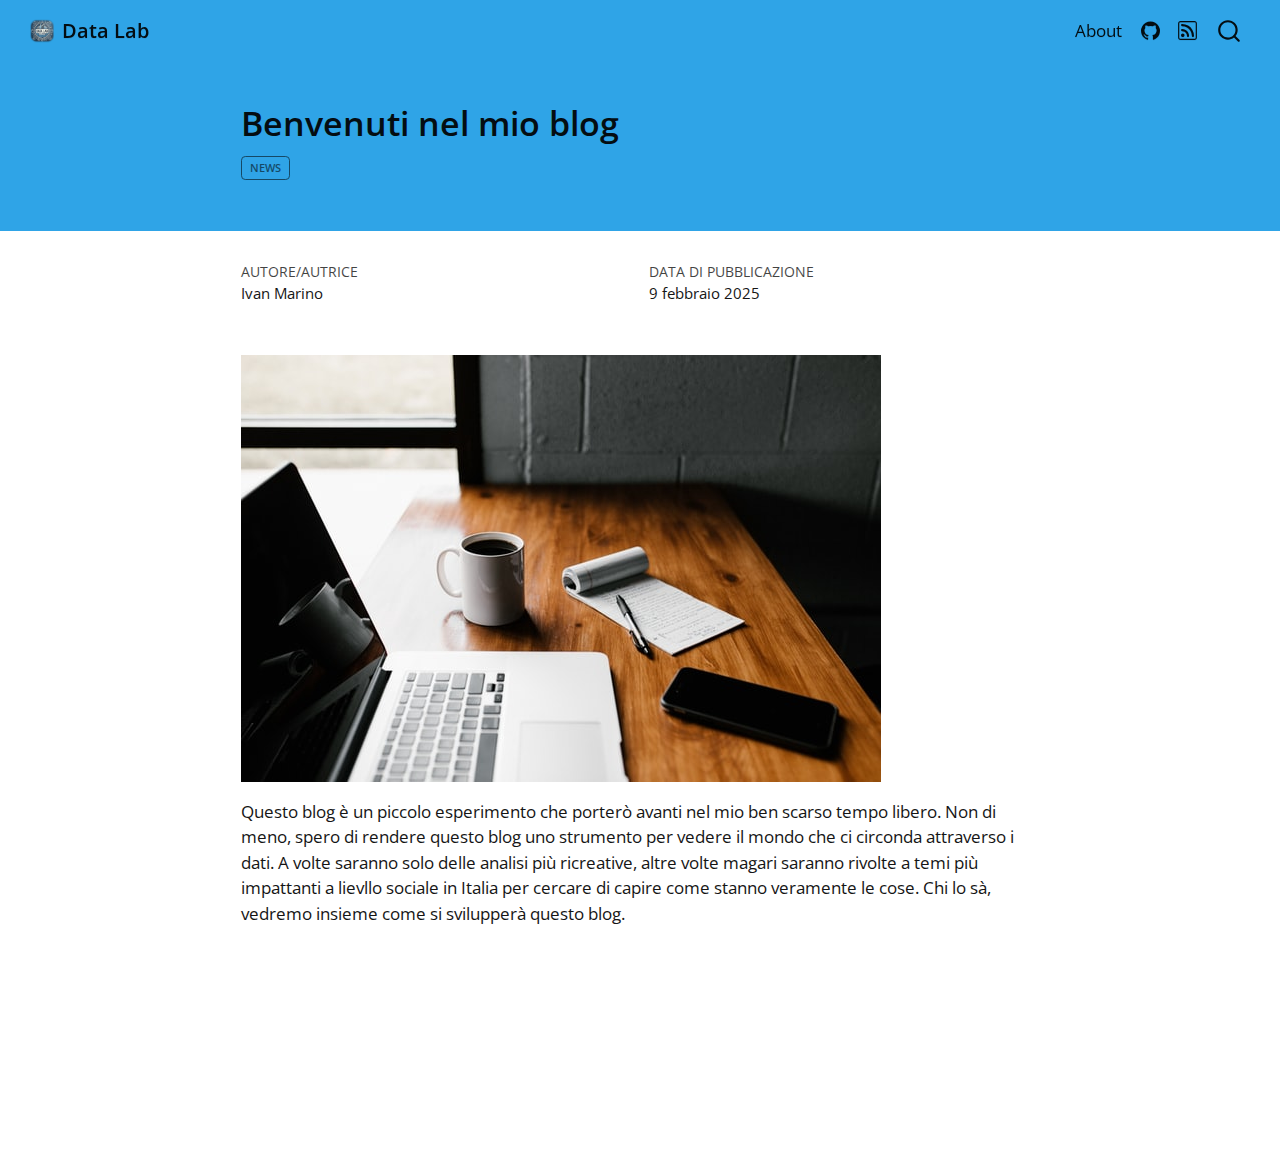
<file: docs/posts/welcome/index.html>
<!DOCTYPE html>
<html xmlns="http://www.w3.org/1999/xhtml" lang="it" xml:lang="it"><head>

<meta charset="utf-8">
<meta name="generator" content="quarto-1.6.40">

<meta name="viewport" content="width=device-width, initial-scale=1.0, user-scalable=yes">

<meta name="author" content="Ivan Marino">

<title>Benvenuti nel mio blog – Data Lab</title>
<style>
code{white-space: pre-wrap;}
span.smallcaps{font-variant: small-caps;}
div.columns{display: flex; gap: min(4vw, 1.5em);}
div.column{flex: auto; overflow-x: auto;}
div.hanging-indent{margin-left: 1.5em; text-indent: -1.5em;}
ul.task-list{list-style: none;}
ul.task-list li input[type="checkbox"] {
  width: 0.8em;
  margin: 0 0.8em 0.2em -1em; /* quarto-specific, see https://github.com/quarto-dev/quarto-cli/issues/4556 */ 
  vertical-align: middle;
}
</style>


<script src="../../site_libs/quarto-nav/quarto-nav.js"></script>
<script src="../../site_libs/quarto-nav/headroom.min.js"></script>
<script src="../../site_libs/clipboard/clipboard.min.js"></script>
<script src="../../site_libs/quarto-search/autocomplete.umd.js"></script>
<script src="../../site_libs/quarto-search/fuse.min.js"></script>
<script src="../../site_libs/quarto-search/quarto-search.js"></script>
<meta name="quarto:offset" content="../../">
<script src="../../site_libs/quarto-html/quarto.js"></script>
<script src="../../site_libs/quarto-html/popper.min.js"></script>
<script src="../../site_libs/quarto-html/tippy.umd.min.js"></script>
<script src="../../site_libs/quarto-html/anchor.min.js"></script>
<link href="../../site_libs/quarto-html/tippy.css" rel="stylesheet">
<link href="../../site_libs/quarto-html/quarto-syntax-highlighting-9db206749fbbea1b9f31ac84516acc23.css" rel="stylesheet" id="quarto-text-highlighting-styles">
<script src="../../site_libs/bootstrap/bootstrap.min.js"></script>
<link href="../../site_libs/bootstrap/bootstrap-icons.css" rel="stylesheet">
<link href="../../site_libs/bootstrap/bootstrap-ba9339200cecf7a5bcf7eb17e5862881.min.css" rel="stylesheet" append-hash="true" id="quarto-bootstrap" data-mode="light">
<script id="quarto-search-options" type="application/json">{
  "location": "navbar",
  "copy-button": false,
  "collapse-after": 3,
  "panel-placement": "end",
  "type": "overlay",
  "limit": 50,
  "keyboard-shortcut": [
    "f",
    "/",
    "s"
  ],
  "show-item-context": false,
  "language": {
    "search-no-results-text": "Nessun risultato",
    "search-matching-documents-text": "documenti trovati",
    "search-copy-link-title": "Copiare il link nella ricerca",
    "search-hide-matches-text": "Nascondere i risultati aggiuntivi",
    "search-more-match-text": "ci sono altri risultati in questo documento",
    "search-more-matches-text": "ulteriori risultati in questo documento",
    "search-clear-button-title": "Pulire",
    "search-text-placeholder": "",
    "search-detached-cancel-button-title": "Cancellare",
    "search-submit-button-title": "Inviare",
    "search-label": "Ricerca"
  }
}</script>


<link rel="stylesheet" href="../../styles.css">
</head>

<body class="nav-fixed fullcontent">

<div id="quarto-search-results"></div>
  <header id="quarto-header" class="headroom fixed-top quarto-banner">
    <nav class="navbar navbar-expand-lg " data-bs-theme="dark">
      <div class="navbar-container container-fluid">
      <div class="navbar-brand-container mx-auto">
    <a href="../../index.html" class="navbar-brand navbar-brand-logo">
    <img src="../../logos/icon.png" alt="" class="navbar-logo">
    </a>
    <a class="navbar-brand" href="../../index.html">
    <span class="navbar-title">Data Lab</span>
    </a>
  </div>
            <div id="quarto-search" class="" title="Ricerca"></div>
          <button class="navbar-toggler" type="button" data-bs-toggle="collapse" data-bs-target="#navbarCollapse" aria-controls="navbarCollapse" role="menu" aria-expanded="false" aria-label="Attiva/disattiva la navigazione" onclick="if (window.quartoToggleHeadroom) { window.quartoToggleHeadroom(); }">
  <span class="navbar-toggler-icon"></span>
</button>
          <div class="collapse navbar-collapse" id="navbarCollapse">
            <ul class="navbar-nav navbar-nav-scroll ms-auto">
  <li class="nav-item">
    <a class="nav-link" href="../../about.html"> 
<span class="menu-text">About</span></a>
  </li>  
  <li class="nav-item compact">
    <a class="nav-link" href="https://github.com/Sghizzus/"> <i class="bi bi-github" role="img">
</i> 
<span class="menu-text"></span></a>
  </li>  
  <li class="nav-item compact">
    <a class="nav-link" href="../../index.xml"> <i class="bi bi-rss" role="img">
</i> 
<span class="menu-text"></span></a>
  </li>  
</ul>
          </div> <!-- /navcollapse -->
            <div class="quarto-navbar-tools">
</div>
      </div> <!-- /container-fluid -->
    </nav>
</header>
<!-- content -->
<header id="title-block-header" class="quarto-title-block default page-columns page-full">
  <div class="quarto-title-banner page-columns page-full">
    <div class="quarto-title column-body">
      <h1 class="title">Benvenuti nel mio blog</h1>
                                <div class="quarto-categories">
                <div class="quarto-category">news</div>
              </div>
                  </div>
  </div>
    
  
  <div class="quarto-title-meta">

      <div>
      <div class="quarto-title-meta-heading">Autore/Autrice</div>
      <div class="quarto-title-meta-contents">
               <p>Ivan Marino </p>
            </div>
    </div>
      
      <div>
      <div class="quarto-title-meta-heading">Data di Pubblicazione</div>
      <div class="quarto-title-meta-contents">
        <p class="date">9 febbraio 2025</p>
      </div>
    </div>
    
      
    </div>
    
  
  </header><div id="quarto-content" class="quarto-container page-columns page-rows-contents page-layout-article page-navbar">
<!-- sidebar -->
<!-- margin-sidebar -->
    
<!-- main -->
<main class="content quarto-banner-title-block" id="quarto-document-content">





<p><img src="thumbnail.jpg" class="img-fluid"></p>
<p>Questo blog è un piccolo esperimento che porterò avanti nel mio ben scarso tempo libero. Non di meno, spero di rendere questo blog uno strumento per vedere il mondo che ci circonda attraverso i dati. A volte saranno solo delle analisi più ricreative, altre volte magari saranno rivolte a temi più impattanti a lievllo sociale in Italia per cercare di capire come stanno veramente le cose. Chi lo sà, vedremo insieme come si svilupperà questo blog.</p>



</main> <!-- /main -->
<script id="quarto-html-after-body" type="application/javascript">
window.document.addEventListener("DOMContentLoaded", function (event) {
  const toggleBodyColorMode = (bsSheetEl) => {
    const mode = bsSheetEl.getAttribute("data-mode");
    const bodyEl = window.document.querySelector("body");
    if (mode === "dark") {
      bodyEl.classList.add("quarto-dark");
      bodyEl.classList.remove("quarto-light");
    } else {
      bodyEl.classList.add("quarto-light");
      bodyEl.classList.remove("quarto-dark");
    }
  }
  const toggleBodyColorPrimary = () => {
    const bsSheetEl = window.document.querySelector("link#quarto-bootstrap");
    if (bsSheetEl) {
      toggleBodyColorMode(bsSheetEl);
    }
  }
  toggleBodyColorPrimary();  
  const icon = "";
  const anchorJS = new window.AnchorJS();
  anchorJS.options = {
    placement: 'right',
    icon: icon
  };
  anchorJS.add('.anchored');
  const isCodeAnnotation = (el) => {
    for (const clz of el.classList) {
      if (clz.startsWith('code-annotation-')) {                     
        return true;
      }
    }
    return false;
  }
  const onCopySuccess = function(e) {
    // button target
    const button = e.trigger;
    // don't keep focus
    button.blur();
    // flash "checked"
    button.classList.add('code-copy-button-checked');
    var currentTitle = button.getAttribute("title");
    button.setAttribute("title", "Copiato!");
    let tooltip;
    if (window.bootstrap) {
      button.setAttribute("data-bs-toggle", "tooltip");
      button.setAttribute("data-bs-placement", "left");
      button.setAttribute("data-bs-title", "Copiato!");
      tooltip = new bootstrap.Tooltip(button, 
        { trigger: "manual", 
          customClass: "code-copy-button-tooltip",
          offset: [0, -8]});
      tooltip.show();    
    }
    setTimeout(function() {
      if (tooltip) {
        tooltip.hide();
        button.removeAttribute("data-bs-title");
        button.removeAttribute("data-bs-toggle");
        button.removeAttribute("data-bs-placement");
      }
      button.setAttribute("title", currentTitle);
      button.classList.remove('code-copy-button-checked');
    }, 1000);
    // clear code selection
    e.clearSelection();
  }
  const getTextToCopy = function(trigger) {
      const codeEl = trigger.previousElementSibling.cloneNode(true);
      for (const childEl of codeEl.children) {
        if (isCodeAnnotation(childEl)) {
          childEl.remove();
        }
      }
      return codeEl.innerText;
  }
  const clipboard = new window.ClipboardJS('.code-copy-button:not([data-in-quarto-modal])', {
    text: getTextToCopy
  });
  clipboard.on('success', onCopySuccess);
  if (window.document.getElementById('quarto-embedded-source-code-modal')) {
    const clipboardModal = new window.ClipboardJS('.code-copy-button[data-in-quarto-modal]', {
      text: getTextToCopy,
      container: window.document.getElementById('quarto-embedded-source-code-modal')
    });
    clipboardModal.on('success', onCopySuccess);
  }
    var localhostRegex = new RegExp(/^(?:http|https):\/\/localhost\:?[0-9]*\//);
    var mailtoRegex = new RegExp(/^mailto:/);
      var filterRegex = new RegExp("https:\/\/sghizzus\.github\.io\/Data-Lab\/");
    var isInternal = (href) => {
        return filterRegex.test(href) || localhostRegex.test(href) || mailtoRegex.test(href);
    }
    // Inspect non-navigation links and adorn them if external
 	var links = window.document.querySelectorAll('a[href]:not(.nav-link):not(.navbar-brand):not(.toc-action):not(.sidebar-link):not(.sidebar-item-toggle):not(.pagination-link):not(.no-external):not([aria-hidden]):not(.dropdown-item):not(.quarto-navigation-tool):not(.about-link)');
    for (var i=0; i<links.length; i++) {
      const link = links[i];
      if (!isInternal(link.href)) {
        // undo the damage that might have been done by quarto-nav.js in the case of
        // links that we want to consider external
        if (link.dataset.originalHref !== undefined) {
          link.href = link.dataset.originalHref;
        }
      }
    }
  function tippyHover(el, contentFn, onTriggerFn, onUntriggerFn) {
    const config = {
      allowHTML: true,
      maxWidth: 500,
      delay: 100,
      arrow: false,
      appendTo: function(el) {
          return el.parentElement;
      },
      interactive: true,
      interactiveBorder: 10,
      theme: 'quarto',
      placement: 'bottom-start',
    };
    if (contentFn) {
      config.content = contentFn;
    }
    if (onTriggerFn) {
      config.onTrigger = onTriggerFn;
    }
    if (onUntriggerFn) {
      config.onUntrigger = onUntriggerFn;
    }
    window.tippy(el, config); 
  }
  const noterefs = window.document.querySelectorAll('a[role="doc-noteref"]');
  for (var i=0; i<noterefs.length; i++) {
    const ref = noterefs[i];
    tippyHover(ref, function() {
      // use id or data attribute instead here
      let href = ref.getAttribute('data-footnote-href') || ref.getAttribute('href');
      try { href = new URL(href).hash; } catch {}
      const id = href.replace(/^#\/?/, "");
      const note = window.document.getElementById(id);
      if (note) {
        return note.innerHTML;
      } else {
        return "";
      }
    });
  }
  const xrefs = window.document.querySelectorAll('a.quarto-xref');
  const processXRef = (id, note) => {
    // Strip column container classes
    const stripColumnClz = (el) => {
      el.classList.remove("page-full", "page-columns");
      if (el.children) {
        for (const child of el.children) {
          stripColumnClz(child);
        }
      }
    }
    stripColumnClz(note)
    if (id === null || id.startsWith('sec-')) {
      // Special case sections, only their first couple elements
      const container = document.createElement("div");
      if (note.children && note.children.length > 2) {
        container.appendChild(note.children[0].cloneNode(true));
        for (let i = 1; i < note.children.length; i++) {
          const child = note.children[i];
          if (child.tagName === "P" && child.innerText === "") {
            continue;
          } else {
            container.appendChild(child.cloneNode(true));
            break;
          }
        }
        if (window.Quarto?.typesetMath) {
          window.Quarto.typesetMath(container);
        }
        return container.innerHTML
      } else {
        if (window.Quarto?.typesetMath) {
          window.Quarto.typesetMath(note);
        }
        return note.innerHTML;
      }
    } else {
      // Remove any anchor links if they are present
      const anchorLink = note.querySelector('a.anchorjs-link');
      if (anchorLink) {
        anchorLink.remove();
      }
      if (window.Quarto?.typesetMath) {
        window.Quarto.typesetMath(note);
      }
      if (note.classList.contains("callout")) {
        return note.outerHTML;
      } else {
        return note.innerHTML;
      }
    }
  }
  for (var i=0; i<xrefs.length; i++) {
    const xref = xrefs[i];
    tippyHover(xref, undefined, function(instance) {
      instance.disable();
      let url = xref.getAttribute('href');
      let hash = undefined; 
      if (url.startsWith('#')) {
        hash = url;
      } else {
        try { hash = new URL(url).hash; } catch {}
      }
      if (hash) {
        const id = hash.replace(/^#\/?/, "");
        const note = window.document.getElementById(id);
        if (note !== null) {
          try {
            const html = processXRef(id, note.cloneNode(true));
            instance.setContent(html);
          } finally {
            instance.enable();
            instance.show();
          }
        } else {
          // See if we can fetch this
          fetch(url.split('#')[0])
          .then(res => res.text())
          .then(html => {
            const parser = new DOMParser();
            const htmlDoc = parser.parseFromString(html, "text/html");
            const note = htmlDoc.getElementById(id);
            if (note !== null) {
              const html = processXRef(id, note);
              instance.setContent(html);
            } 
          }).finally(() => {
            instance.enable();
            instance.show();
          });
        }
      } else {
        // See if we can fetch a full url (with no hash to target)
        // This is a special case and we should probably do some content thinning / targeting
        fetch(url)
        .then(res => res.text())
        .then(html => {
          const parser = new DOMParser();
          const htmlDoc = parser.parseFromString(html, "text/html");
          const note = htmlDoc.querySelector('main.content');
          if (note !== null) {
            // This should only happen for chapter cross references
            // (since there is no id in the URL)
            // remove the first header
            if (note.children.length > 0 && note.children[0].tagName === "HEADER") {
              note.children[0].remove();
            }
            const html = processXRef(null, note);
            instance.setContent(html);
          } 
        }).finally(() => {
          instance.enable();
          instance.show();
        });
      }
    }, function(instance) {
    });
  }
      let selectedAnnoteEl;
      const selectorForAnnotation = ( cell, annotation) => {
        let cellAttr = 'data-code-cell="' + cell + '"';
        let lineAttr = 'data-code-annotation="' +  annotation + '"';
        const selector = 'span[' + cellAttr + '][' + lineAttr + ']';
        return selector;
      }
      const selectCodeLines = (annoteEl) => {
        const doc = window.document;
        const targetCell = annoteEl.getAttribute("data-target-cell");
        const targetAnnotation = annoteEl.getAttribute("data-target-annotation");
        const annoteSpan = window.document.querySelector(selectorForAnnotation(targetCell, targetAnnotation));
        const lines = annoteSpan.getAttribute("data-code-lines").split(",");
        const lineIds = lines.map((line) => {
          return targetCell + "-" + line;
        })
        let top = null;
        let height = null;
        let parent = null;
        if (lineIds.length > 0) {
            //compute the position of the single el (top and bottom and make a div)
            const el = window.document.getElementById(lineIds[0]);
            top = el.offsetTop;
            height = el.offsetHeight;
            parent = el.parentElement.parentElement;
          if (lineIds.length > 1) {
            const lastEl = window.document.getElementById(lineIds[lineIds.length - 1]);
            const bottom = lastEl.offsetTop + lastEl.offsetHeight;
            height = bottom - top;
          }
          if (top !== null && height !== null && parent !== null) {
            // cook up a div (if necessary) and position it 
            let div = window.document.getElementById("code-annotation-line-highlight");
            if (div === null) {
              div = window.document.createElement("div");
              div.setAttribute("id", "code-annotation-line-highlight");
              div.style.position = 'absolute';
              parent.appendChild(div);
            }
            div.style.top = top - 2 + "px";
            div.style.height = height + 4 + "px";
            div.style.left = 0;
            let gutterDiv = window.document.getElementById("code-annotation-line-highlight-gutter");
            if (gutterDiv === null) {
              gutterDiv = window.document.createElement("div");
              gutterDiv.setAttribute("id", "code-annotation-line-highlight-gutter");
              gutterDiv.style.position = 'absolute';
              const codeCell = window.document.getElementById(targetCell);
              const gutter = codeCell.querySelector('.code-annotation-gutter');
              gutter.appendChild(gutterDiv);
            }
            gutterDiv.style.top = top - 2 + "px";
            gutterDiv.style.height = height + 4 + "px";
          }
          selectedAnnoteEl = annoteEl;
        }
      };
      const unselectCodeLines = () => {
        const elementsIds = ["code-annotation-line-highlight", "code-annotation-line-highlight-gutter"];
        elementsIds.forEach((elId) => {
          const div = window.document.getElementById(elId);
          if (div) {
            div.remove();
          }
        });
        selectedAnnoteEl = undefined;
      };
        // Handle positioning of the toggle
    window.addEventListener(
      "resize",
      throttle(() => {
        elRect = undefined;
        if (selectedAnnoteEl) {
          selectCodeLines(selectedAnnoteEl);
        }
      }, 10)
    );
    function throttle(fn, ms) {
    let throttle = false;
    let timer;
      return (...args) => {
        if(!throttle) { // first call gets through
            fn.apply(this, args);
            throttle = true;
        } else { // all the others get throttled
            if(timer) clearTimeout(timer); // cancel #2
            timer = setTimeout(() => {
              fn.apply(this, args);
              timer = throttle = false;
            }, ms);
        }
      };
    }
      // Attach click handler to the DT
      const annoteDls = window.document.querySelectorAll('dt[data-target-cell]');
      for (const annoteDlNode of annoteDls) {
        annoteDlNode.addEventListener('click', (event) => {
          const clickedEl = event.target;
          if (clickedEl !== selectedAnnoteEl) {
            unselectCodeLines();
            const activeEl = window.document.querySelector('dt[data-target-cell].code-annotation-active');
            if (activeEl) {
              activeEl.classList.remove('code-annotation-active');
            }
            selectCodeLines(clickedEl);
            clickedEl.classList.add('code-annotation-active');
          } else {
            // Unselect the line
            unselectCodeLines();
            clickedEl.classList.remove('code-annotation-active');
          }
        });
      }
  const findCites = (el) => {
    const parentEl = el.parentElement;
    if (parentEl) {
      const cites = parentEl.dataset.cites;
      if (cites) {
        return {
          el,
          cites: cites.split(' ')
        };
      } else {
        return findCites(el.parentElement)
      }
    } else {
      return undefined;
    }
  };
  var bibliorefs = window.document.querySelectorAll('a[role="doc-biblioref"]');
  for (var i=0; i<bibliorefs.length; i++) {
    const ref = bibliorefs[i];
    const citeInfo = findCites(ref);
    if (citeInfo) {
      tippyHover(citeInfo.el, function() {
        var popup = window.document.createElement('div');
        citeInfo.cites.forEach(function(cite) {
          var citeDiv = window.document.createElement('div');
          citeDiv.classList.add('hanging-indent');
          citeDiv.classList.add('csl-entry');
          var biblioDiv = window.document.getElementById('ref-' + cite);
          if (biblioDiv) {
            citeDiv.innerHTML = biblioDiv.innerHTML;
          }
          popup.appendChild(citeDiv);
        });
        return popup.innerHTML;
      });
    }
  }
});
</script>
</div> <!-- /content -->




</body></html>
</file>
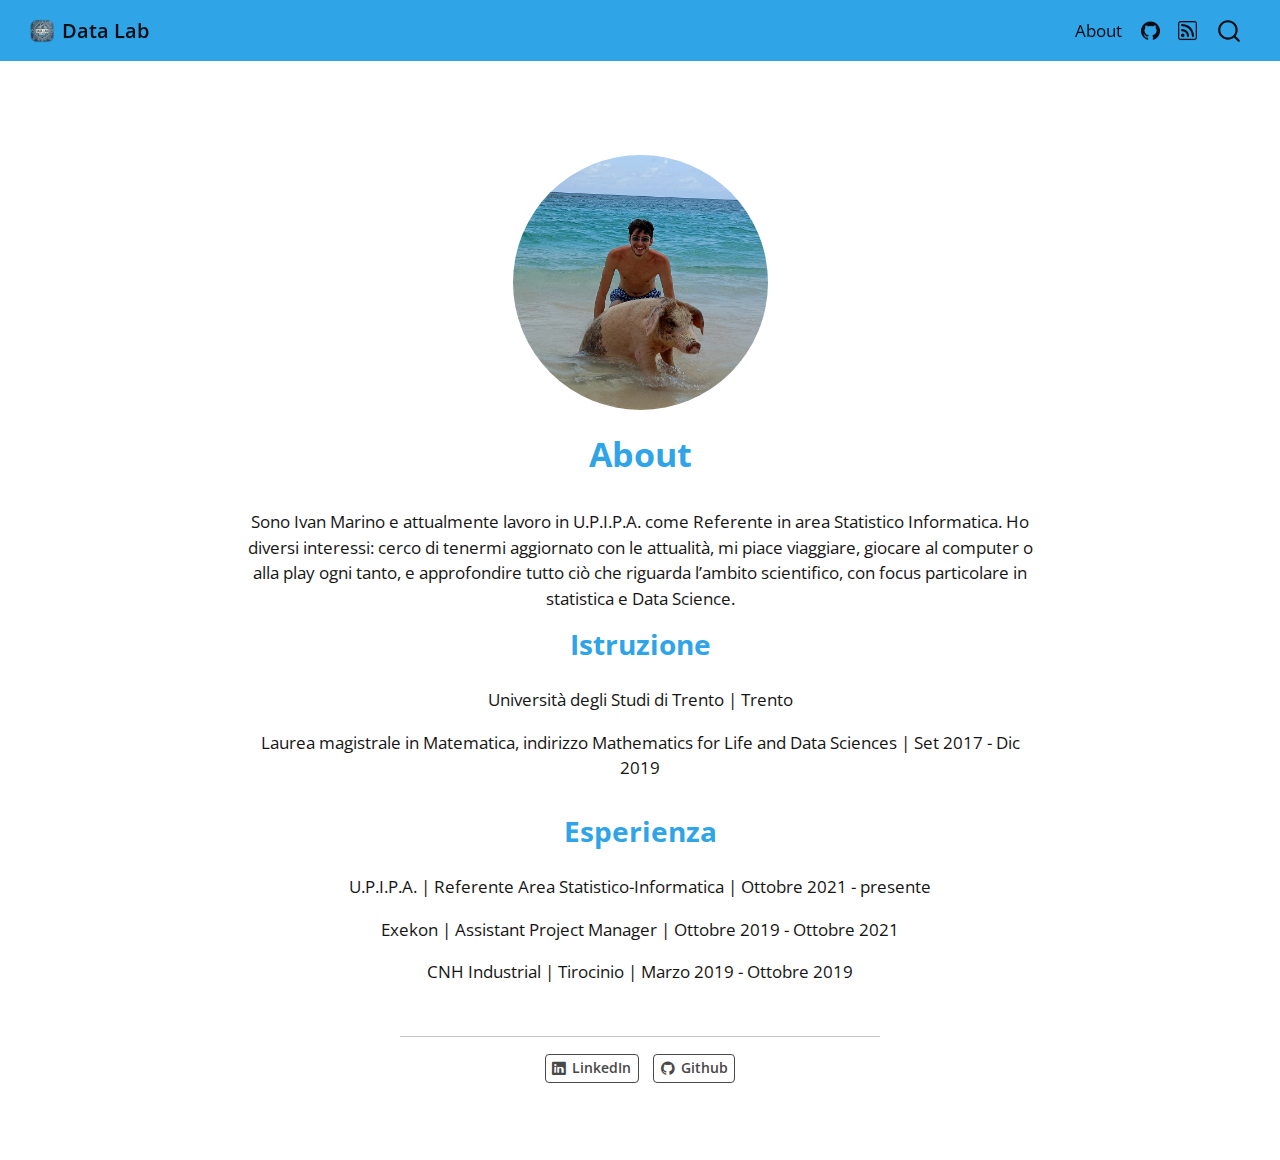
<file: docs/about.html>
<!DOCTYPE html>
<html xmlns="http://www.w3.org/1999/xhtml" lang="it" xml:lang="it"><head>

<meta charset="utf-8">
<meta name="generator" content="quarto-1.6.40">

<meta name="viewport" content="width=device-width, initial-scale=1.0, user-scalable=yes">


<title>About – Data Lab</title>
<style>
code{white-space: pre-wrap;}
span.smallcaps{font-variant: small-caps;}
div.columns{display: flex; gap: min(4vw, 1.5em);}
div.column{flex: auto; overflow-x: auto;}
div.hanging-indent{margin-left: 1.5em; text-indent: -1.5em;}
ul.task-list{list-style: none;}
ul.task-list li input[type="checkbox"] {
  width: 0.8em;
  margin: 0 0.8em 0.2em -1em; /* quarto-specific, see https://github.com/quarto-dev/quarto-cli/issues/4556 */ 
  vertical-align: middle;
}
</style>


<script src="site_libs/quarto-nav/quarto-nav.js"></script>
<script src="site_libs/quarto-nav/headroom.min.js"></script>
<script src="site_libs/clipboard/clipboard.min.js"></script>
<script src="site_libs/quarto-search/autocomplete.umd.js"></script>
<script src="site_libs/quarto-search/fuse.min.js"></script>
<script src="site_libs/quarto-search/quarto-search.js"></script>
<meta name="quarto:offset" content="./">
<script src="site_libs/quarto-html/quarto.js"></script>
<script src="site_libs/quarto-html/popper.min.js"></script>
<script src="site_libs/quarto-html/tippy.umd.min.js"></script>
<link href="site_libs/quarto-html/tippy.css" rel="stylesheet">
<link href="site_libs/quarto-html/quarto-syntax-highlighting-9db206749fbbea1b9f31ac84516acc23.css" rel="stylesheet" id="quarto-text-highlighting-styles">
<script src="site_libs/bootstrap/bootstrap.min.js"></script>
<link href="site_libs/bootstrap/bootstrap-icons.css" rel="stylesheet">
<link href="site_libs/bootstrap/bootstrap-ba9339200cecf7a5bcf7eb17e5862881.min.css" rel="stylesheet" append-hash="true" id="quarto-bootstrap" data-mode="light">
<script id="quarto-search-options" type="application/json">{
  "location": "navbar",
  "copy-button": false,
  "collapse-after": 3,
  "panel-placement": "end",
  "type": "overlay",
  "limit": 50,
  "keyboard-shortcut": [
    "f",
    "/",
    "s"
  ],
  "show-item-context": false,
  "language": {
    "search-no-results-text": "Nessun risultato",
    "search-matching-documents-text": "documenti trovati",
    "search-copy-link-title": "Copiare il link nella ricerca",
    "search-hide-matches-text": "Nascondere i risultati aggiuntivi",
    "search-more-match-text": "ci sono altri risultati in questo documento",
    "search-more-matches-text": "ulteriori risultati in questo documento",
    "search-clear-button-title": "Pulire",
    "search-text-placeholder": "",
    "search-detached-cancel-button-title": "Cancellare",
    "search-submit-button-title": "Inviare",
    "search-label": "Ricerca"
  }
}</script>


<link rel="stylesheet" href="styles.css">
</head>

<body class="nav-fixed fullcontent">

<div id="quarto-search-results"></div>
  <header id="quarto-header" class="headroom fixed-top">
    <nav class="navbar navbar-expand-lg " data-bs-theme="dark">
      <div class="navbar-container container-fluid">
      <div class="navbar-brand-container mx-auto">
    <a href="./index.html" class="navbar-brand navbar-brand-logo">
    <img src="./logos/icon.png" alt="" class="navbar-logo">
    </a>
    <a class="navbar-brand" href="./index.html">
    <span class="navbar-title">Data Lab</span>
    </a>
  </div>
            <div id="quarto-search" class="" title="Ricerca"></div>
          <button class="navbar-toggler" type="button" data-bs-toggle="collapse" data-bs-target="#navbarCollapse" aria-controls="navbarCollapse" role="menu" aria-expanded="false" aria-label="Attiva/disattiva la navigazione" onclick="if (window.quartoToggleHeadroom) { window.quartoToggleHeadroom(); }">
  <span class="navbar-toggler-icon"></span>
</button>
          <div class="collapse navbar-collapse" id="navbarCollapse">
            <ul class="navbar-nav navbar-nav-scroll ms-auto">
  <li class="nav-item">
    <a class="nav-link active" href="./about.html" aria-current="page"> 
<span class="menu-text">About</span></a>
  </li>  
  <li class="nav-item compact">
    <a class="nav-link" href="https://github.com/Sghizzus/"> <i class="bi bi-github" role="img">
</i> 
<span class="menu-text"></span></a>
  </li>  
  <li class="nav-item compact">
    <a class="nav-link" href="./index.xml"> <i class="bi bi-rss" role="img">
</i> 
<span class="menu-text"></span></a>
  </li>  
</ul>
          </div> <!-- /navcollapse -->
            <div class="quarto-navbar-tools">
</div>
      </div> <!-- /container-fluid -->
    </nav>
</header>
<!-- content -->
<div id="quarto-content" class="quarto-container page-columns page-rows-contents page-layout-article page-navbar">
<!-- sidebar -->
<!-- margin-sidebar -->
    
<!-- main -->
<div class="quarto-about-jolla">
  <img src="profile.jpg" class="about-image
  round " style="height: 15em; width: 15em;">
 <header id="title-block-header" class="quarto-title-block default">
<div class="quarto-title">
<h1 class="title">About</h1>
</div>
<div class="quarto-title-meta">
  </div>
</header><main class="content" id="quarto-document-content">
<p>Sono Ivan Marino e attualmente lavoro in U.P.I.P.A. come Referente in area Statistico Informatica. Ho diversi interessi: cerco di tenermi aggiornato con le attualità, mi piace viaggiare, giocare al computer o alla play ogni tanto, e approfondire tutto ciò che riguarda l’ambito scientifico, con focus particolare in statistica e Data Science.</p>
<section id="istruzione" class="level2">
<h2 data-anchor-id="istruzione">Istruzione</h2>
<p>Università degli Studi di Trento | Trento</p>
<p>Laurea magistrale in Matematica, indirizzo Mathematics for Life and Data Sciences | Set 2017 - Dic 2019</p>
</section>
<section id="esperienza" class="level2">
<h2 data-anchor-id="esperienza">Esperienza</h2>
<p>U.P.I.P.A. | Referente Area Statistico-Informatica | Ottobre 2021 - presente</p>
<p>Exekon | Assistant Project Manager | Ottobre 2019 - Ottobre 2021</p>
<p>CNH Industrial | Tirocinio | Marzo 2019 - Ottobre 2019</p>


</section>
</main> 
  <hr class="about-sep">
   <div class="about-links">
  <a href="https://www.linkedin.com/in/ivan-marino-3913881b4/" class="about-link" rel="" target="">
    <i class="bi bi-linkedin"></i>
     <span class="about-link-text">LinkedIn</span>
  </a>
  <a href="https://github.com/Sghizzus" class="about-link" rel="" target="">
    <i class="bi bi-github"></i>
     <span class="about-link-text">Github</span>
  </a>
</div>
</div>
 <!-- /main -->
<script id="quarto-html-after-body" type="application/javascript">
window.document.addEventListener("DOMContentLoaded", function (event) {
  const toggleBodyColorMode = (bsSheetEl) => {
    const mode = bsSheetEl.getAttribute("data-mode");
    const bodyEl = window.document.querySelector("body");
    if (mode === "dark") {
      bodyEl.classList.add("quarto-dark");
      bodyEl.classList.remove("quarto-light");
    } else {
      bodyEl.classList.add("quarto-light");
      bodyEl.classList.remove("quarto-dark");
    }
  }
  const toggleBodyColorPrimary = () => {
    const bsSheetEl = window.document.querySelector("link#quarto-bootstrap");
    if (bsSheetEl) {
      toggleBodyColorMode(bsSheetEl);
    }
  }
  toggleBodyColorPrimary();  
  const isCodeAnnotation = (el) => {
    for (const clz of el.classList) {
      if (clz.startsWith('code-annotation-')) {                     
        return true;
      }
    }
    return false;
  }
  const onCopySuccess = function(e) {
    // button target
    const button = e.trigger;
    // don't keep focus
    button.blur();
    // flash "checked"
    button.classList.add('code-copy-button-checked');
    var currentTitle = button.getAttribute("title");
    button.setAttribute("title", "Copiato!");
    let tooltip;
    if (window.bootstrap) {
      button.setAttribute("data-bs-toggle", "tooltip");
      button.setAttribute("data-bs-placement", "left");
      button.setAttribute("data-bs-title", "Copiato!");
      tooltip = new bootstrap.Tooltip(button, 
        { trigger: "manual", 
          customClass: "code-copy-button-tooltip",
          offset: [0, -8]});
      tooltip.show();    
    }
    setTimeout(function() {
      if (tooltip) {
        tooltip.hide();
        button.removeAttribute("data-bs-title");
        button.removeAttribute("data-bs-toggle");
        button.removeAttribute("data-bs-placement");
      }
      button.setAttribute("title", currentTitle);
      button.classList.remove('code-copy-button-checked');
    }, 1000);
    // clear code selection
    e.clearSelection();
  }
  const getTextToCopy = function(trigger) {
      const codeEl = trigger.previousElementSibling.cloneNode(true);
      for (const childEl of codeEl.children) {
        if (isCodeAnnotation(childEl)) {
          childEl.remove();
        }
      }
      return codeEl.innerText;
  }
  const clipboard = new window.ClipboardJS('.code-copy-button:not([data-in-quarto-modal])', {
    text: getTextToCopy
  });
  clipboard.on('success', onCopySuccess);
  if (window.document.getElementById('quarto-embedded-source-code-modal')) {
    const clipboardModal = new window.ClipboardJS('.code-copy-button[data-in-quarto-modal]', {
      text: getTextToCopy,
      container: window.document.getElementById('quarto-embedded-source-code-modal')
    });
    clipboardModal.on('success', onCopySuccess);
  }
    var localhostRegex = new RegExp(/^(?:http|https):\/\/localhost\:?[0-9]*\//);
    var mailtoRegex = new RegExp(/^mailto:/);
      var filterRegex = new RegExp("https:\/\/sghizzus\.github\.io\/Data-Lab\/");
    var isInternal = (href) => {
        return filterRegex.test(href) || localhostRegex.test(href) || mailtoRegex.test(href);
    }
    // Inspect non-navigation links and adorn them if external
 	var links = window.document.querySelectorAll('a[href]:not(.nav-link):not(.navbar-brand):not(.toc-action):not(.sidebar-link):not(.sidebar-item-toggle):not(.pagination-link):not(.no-external):not([aria-hidden]):not(.dropdown-item):not(.quarto-navigation-tool):not(.about-link)');
    for (var i=0; i<links.length; i++) {
      const link = links[i];
      if (!isInternal(link.href)) {
        // undo the damage that might have been done by quarto-nav.js in the case of
        // links that we want to consider external
        if (link.dataset.originalHref !== undefined) {
          link.href = link.dataset.originalHref;
        }
      }
    }
  function tippyHover(el, contentFn, onTriggerFn, onUntriggerFn) {
    const config = {
      allowHTML: true,
      maxWidth: 500,
      delay: 100,
      arrow: false,
      appendTo: function(el) {
          return el.parentElement;
      },
      interactive: true,
      interactiveBorder: 10,
      theme: 'quarto',
      placement: 'bottom-start',
    };
    if (contentFn) {
      config.content = contentFn;
    }
    if (onTriggerFn) {
      config.onTrigger = onTriggerFn;
    }
    if (onUntriggerFn) {
      config.onUntrigger = onUntriggerFn;
    }
    window.tippy(el, config); 
  }
  const noterefs = window.document.querySelectorAll('a[role="doc-noteref"]');
  for (var i=0; i<noterefs.length; i++) {
    const ref = noterefs[i];
    tippyHover(ref, function() {
      // use id or data attribute instead here
      let href = ref.getAttribute('data-footnote-href') || ref.getAttribute('href');
      try { href = new URL(href).hash; } catch {}
      const id = href.replace(/^#\/?/, "");
      const note = window.document.getElementById(id);
      if (note) {
        return note.innerHTML;
      } else {
        return "";
      }
    });
  }
  const xrefs = window.document.querySelectorAll('a.quarto-xref');
  const processXRef = (id, note) => {
    // Strip column container classes
    const stripColumnClz = (el) => {
      el.classList.remove("page-full", "page-columns");
      if (el.children) {
        for (const child of el.children) {
          stripColumnClz(child);
        }
      }
    }
    stripColumnClz(note)
    if (id === null || id.startsWith('sec-')) {
      // Special case sections, only their first couple elements
      const container = document.createElement("div");
      if (note.children && note.children.length > 2) {
        container.appendChild(note.children[0].cloneNode(true));
        for (let i = 1; i < note.children.length; i++) {
          const child = note.children[i];
          if (child.tagName === "P" && child.innerText === "") {
            continue;
          } else {
            container.appendChild(child.cloneNode(true));
            break;
          }
        }
        if (window.Quarto?.typesetMath) {
          window.Quarto.typesetMath(container);
        }
        return container.innerHTML
      } else {
        if (window.Quarto?.typesetMath) {
          window.Quarto.typesetMath(note);
        }
        return note.innerHTML;
      }
    } else {
      // Remove any anchor links if they are present
      const anchorLink = note.querySelector('a.anchorjs-link');
      if (anchorLink) {
        anchorLink.remove();
      }
      if (window.Quarto?.typesetMath) {
        window.Quarto.typesetMath(note);
      }
      if (note.classList.contains("callout")) {
        return note.outerHTML;
      } else {
        return note.innerHTML;
      }
    }
  }
  for (var i=0; i<xrefs.length; i++) {
    const xref = xrefs[i];
    tippyHover(xref, undefined, function(instance) {
      instance.disable();
      let url = xref.getAttribute('href');
      let hash = undefined; 
      if (url.startsWith('#')) {
        hash = url;
      } else {
        try { hash = new URL(url).hash; } catch {}
      }
      if (hash) {
        const id = hash.replace(/^#\/?/, "");
        const note = window.document.getElementById(id);
        if (note !== null) {
          try {
            const html = processXRef(id, note.cloneNode(true));
            instance.setContent(html);
          } finally {
            instance.enable();
            instance.show();
          }
        } else {
          // See if we can fetch this
          fetch(url.split('#')[0])
          .then(res => res.text())
          .then(html => {
            const parser = new DOMParser();
            const htmlDoc = parser.parseFromString(html, "text/html");
            const note = htmlDoc.getElementById(id);
            if (note !== null) {
              const html = processXRef(id, note);
              instance.setContent(html);
            } 
          }).finally(() => {
            instance.enable();
            instance.show();
          });
        }
      } else {
        // See if we can fetch a full url (with no hash to target)
        // This is a special case and we should probably do some content thinning / targeting
        fetch(url)
        .then(res => res.text())
        .then(html => {
          const parser = new DOMParser();
          const htmlDoc = parser.parseFromString(html, "text/html");
          const note = htmlDoc.querySelector('main.content');
          if (note !== null) {
            // This should only happen for chapter cross references
            // (since there is no id in the URL)
            // remove the first header
            if (note.children.length > 0 && note.children[0].tagName === "HEADER") {
              note.children[0].remove();
            }
            const html = processXRef(null, note);
            instance.setContent(html);
          } 
        }).finally(() => {
          instance.enable();
          instance.show();
        });
      }
    }, function(instance) {
    });
  }
      let selectedAnnoteEl;
      const selectorForAnnotation = ( cell, annotation) => {
        let cellAttr = 'data-code-cell="' + cell + '"';
        let lineAttr = 'data-code-annotation="' +  annotation + '"';
        const selector = 'span[' + cellAttr + '][' + lineAttr + ']';
        return selector;
      }
      const selectCodeLines = (annoteEl) => {
        const doc = window.document;
        const targetCell = annoteEl.getAttribute("data-target-cell");
        const targetAnnotation = annoteEl.getAttribute("data-target-annotation");
        const annoteSpan = window.document.querySelector(selectorForAnnotation(targetCell, targetAnnotation));
        const lines = annoteSpan.getAttribute("data-code-lines").split(",");
        const lineIds = lines.map((line) => {
          return targetCell + "-" + line;
        })
        let top = null;
        let height = null;
        let parent = null;
        if (lineIds.length > 0) {
            //compute the position of the single el (top and bottom and make a div)
            const el = window.document.getElementById(lineIds[0]);
            top = el.offsetTop;
            height = el.offsetHeight;
            parent = el.parentElement.parentElement;
          if (lineIds.length > 1) {
            const lastEl = window.document.getElementById(lineIds[lineIds.length - 1]);
            const bottom = lastEl.offsetTop + lastEl.offsetHeight;
            height = bottom - top;
          }
          if (top !== null && height !== null && parent !== null) {
            // cook up a div (if necessary) and position it 
            let div = window.document.getElementById("code-annotation-line-highlight");
            if (div === null) {
              div = window.document.createElement("div");
              div.setAttribute("id", "code-annotation-line-highlight");
              div.style.position = 'absolute';
              parent.appendChild(div);
            }
            div.style.top = top - 2 + "px";
            div.style.height = height + 4 + "px";
            div.style.left = 0;
            let gutterDiv = window.document.getElementById("code-annotation-line-highlight-gutter");
            if (gutterDiv === null) {
              gutterDiv = window.document.createElement("div");
              gutterDiv.setAttribute("id", "code-annotation-line-highlight-gutter");
              gutterDiv.style.position = 'absolute';
              const codeCell = window.document.getElementById(targetCell);
              const gutter = codeCell.querySelector('.code-annotation-gutter');
              gutter.appendChild(gutterDiv);
            }
            gutterDiv.style.top = top - 2 + "px";
            gutterDiv.style.height = height + 4 + "px";
          }
          selectedAnnoteEl = annoteEl;
        }
      };
      const unselectCodeLines = () => {
        const elementsIds = ["code-annotation-line-highlight", "code-annotation-line-highlight-gutter"];
        elementsIds.forEach((elId) => {
          const div = window.document.getElementById(elId);
          if (div) {
            div.remove();
          }
        });
        selectedAnnoteEl = undefined;
      };
        // Handle positioning of the toggle
    window.addEventListener(
      "resize",
      throttle(() => {
        elRect = undefined;
        if (selectedAnnoteEl) {
          selectCodeLines(selectedAnnoteEl);
        }
      }, 10)
    );
    function throttle(fn, ms) {
    let throttle = false;
    let timer;
      return (...args) => {
        if(!throttle) { // first call gets through
            fn.apply(this, args);
            throttle = true;
        } else { // all the others get throttled
            if(timer) clearTimeout(timer); // cancel #2
            timer = setTimeout(() => {
              fn.apply(this, args);
              timer = throttle = false;
            }, ms);
        }
      };
    }
      // Attach click handler to the DT
      const annoteDls = window.document.querySelectorAll('dt[data-target-cell]');
      for (const annoteDlNode of annoteDls) {
        annoteDlNode.addEventListener('click', (event) => {
          const clickedEl = event.target;
          if (clickedEl !== selectedAnnoteEl) {
            unselectCodeLines();
            const activeEl = window.document.querySelector('dt[data-target-cell].code-annotation-active');
            if (activeEl) {
              activeEl.classList.remove('code-annotation-active');
            }
            selectCodeLines(clickedEl);
            clickedEl.classList.add('code-annotation-active');
          } else {
            // Unselect the line
            unselectCodeLines();
            clickedEl.classList.remove('code-annotation-active');
          }
        });
      }
  const findCites = (el) => {
    const parentEl = el.parentElement;
    if (parentEl) {
      const cites = parentEl.dataset.cites;
      if (cites) {
        return {
          el,
          cites: cites.split(' ')
        };
      } else {
        return findCites(el.parentElement)
      }
    } else {
      return undefined;
    }
  };
  var bibliorefs = window.document.querySelectorAll('a[role="doc-biblioref"]');
  for (var i=0; i<bibliorefs.length; i++) {
    const ref = bibliorefs[i];
    const citeInfo = findCites(ref);
    if (citeInfo) {
      tippyHover(citeInfo.el, function() {
        var popup = window.document.createElement('div');
        citeInfo.cites.forEach(function(cite) {
          var citeDiv = window.document.createElement('div');
          citeDiv.classList.add('hanging-indent');
          citeDiv.classList.add('csl-entry');
          var biblioDiv = window.document.getElementById('ref-' + cite);
          if (biblioDiv) {
            citeDiv.innerHTML = biblioDiv.innerHTML;
          }
          popup.appendChild(citeDiv);
        });
        return popup.innerHTML;
      });
    }
  }
});
</script>
</div> <!-- /content -->




</body></html>
</file>
<file: docs/site_libs/quarto-html/tippy.css>
.tippy-box[data-animation=fade][data-state=hidden]{opacity:0}[data-tippy-root]{max-width:calc(100vw - 10px)}.tippy-box{position:relative;background-color:#333;color:#fff;border-radius:4px;font-size:14px;line-height:1.4;white-space:normal;outline:0;transition-property:transform,visibility,opacity}.tippy-box[data-placement^=top]>.tippy-arrow{bottom:0}.tippy-box[data-placement^=top]>.tippy-arrow:before{bottom:-7px;left:0;border-width:8px 8px 0;border-top-color:initial;transform-origin:center top}.tippy-box[data-placement^=bottom]>.tippy-arrow{top:0}.tippy-box[data-placement^=bottom]>.tippy-arrow:before{top:-7px;left:0;border-width:0 8px 8px;border-bottom-color:initial;transform-origin:center bottom}.tippy-box[data-placement^=left]>.tippy-arrow{right:0}.tippy-box[data-placement^=left]>.tippy-arrow:before{border-width:8px 0 8px 8px;border-left-color:initial;right:-7px;transform-origin:center left}.tippy-box[data-placement^=right]>.tippy-arrow{left:0}.tippy-box[data-placement^=right]>.tippy-arrow:before{left:-7px;border-width:8px 8px 8px 0;border-right-color:initial;transform-origin:center right}.tippy-box[data-inertia][data-state=visible]{transition-timing-function:cubic-bezier(.54,1.5,.38,1.11)}.tippy-arrow{width:16px;height:16px;color:#333}.tippy-arrow:before{content:"";position:absolute;border-color:transparent;border-style:solid}.tippy-content{position:relative;padding:5px 9px;z-index:1}
</file>
<file: docs/site_libs/quarto-html/quarto-syntax-highlighting.css>
/* quarto syntax highlight colors */
:root {
  --quarto-hl-ot-color: #003B4F;
  --quarto-hl-at-color: #657422;
  --quarto-hl-ss-color: #20794D;
  --quarto-hl-an-color: #5E5E5E;
  --quarto-hl-fu-color: #4758AB;
  --quarto-hl-st-color: #20794D;
  --quarto-hl-cf-color: #003B4F;
  --quarto-hl-op-color: #5E5E5E;
  --quarto-hl-er-color: #AD0000;
  --quarto-hl-bn-color: #AD0000;
  --quarto-hl-al-color: #AD0000;
  --quarto-hl-va-color: #111111;
  --quarto-hl-bu-color: inherit;
  --quarto-hl-ex-color: inherit;
  --quarto-hl-pp-color: #AD0000;
  --quarto-hl-in-color: #5E5E5E;
  --quarto-hl-vs-color: #20794D;
  --quarto-hl-wa-color: #5E5E5E;
  --quarto-hl-do-color: #5E5E5E;
  --quarto-hl-im-color: #00769E;
  --quarto-hl-ch-color: #20794D;
  --quarto-hl-dt-color: #AD0000;
  --quarto-hl-fl-color: #AD0000;
  --quarto-hl-co-color: #5E5E5E;
  --quarto-hl-cv-color: #5E5E5E;
  --quarto-hl-cn-color: #8f5902;
  --quarto-hl-sc-color: #5E5E5E;
  --quarto-hl-dv-color: #AD0000;
  --quarto-hl-kw-color: #003B4F;
}

/* other quarto variables */
:root {
  --quarto-font-monospace: SFMono-Regular, Menlo, Monaco, Consolas, "Liberation Mono", "Courier New", monospace;
}

pre > code.sourceCode > span {
  color: #003B4F;
}

code span {
  color: #003B4F;
}

code.sourceCode > span {
  color: #003B4F;
}

div.sourceCode,
div.sourceCode pre.sourceCode {
  color: #003B4F;
}

code span.ot {
  color: #003B4F;
  font-style: inherit;
}

code span.at {
  color: #657422;
  font-style: inherit;
}

code span.ss {
  color: #20794D;
  font-style: inherit;
}

code span.an {
  color: #5E5E5E;
  font-style: inherit;
}

code span.fu {
  color: #4758AB;
  font-style: inherit;
}

code span.st {
  color: #20794D;
  font-style: inherit;
}

code span.cf {
  color: #003B4F;
  font-weight: bold;
  font-style: inherit;
}

code span.op {
  color: #5E5E5E;
  font-style: inherit;
}

code span.er {
  color: #AD0000;
  font-style: inherit;
}

code span.bn {
  color: #AD0000;
  font-style: inherit;
}

code span.al {
  color: #AD0000;
  font-style: inherit;
}

code span.va {
  color: #111111;
  font-style: inherit;
}

code span.bu {
  font-style: inherit;
}

code span.ex {
  font-style: inherit;
}

code span.pp {
  color: #AD0000;
  font-style: inherit;
}

code span.in {
  color: #5E5E5E;
  font-style: inherit;
}

code span.vs {
  color: #20794D;
  font-style: inherit;
}

code span.wa {
  color: #5E5E5E;
  font-style: italic;
}

code span.do {
  color: #5E5E5E;
  font-style: italic;
}

code span.im {
  color: #00769E;
  font-style: inherit;
}

code span.ch {
  color: #20794D;
  font-style: inherit;
}

code span.dt {
  color: #AD0000;
  font-style: inherit;
}

code span.fl {
  color: #AD0000;
  font-style: inherit;
}

code span.co {
  color: #5E5E5E;
  font-style: inherit;
}

code span.cv {
  color: #5E5E5E;
  font-style: italic;
}

code span.cn {
  color: #8f5902;
  font-style: inherit;
}

code span.sc {
  color: #5E5E5E;
  font-style: inherit;
}

code span.dv {
  color: #AD0000;
  font-style: inherit;
}

code span.kw {
  color: #003B4F;
  font-weight: bold;
  font-style: inherit;
}

.prevent-inlining {
  content: "</";
}

/*# sourceMappingURL=debc5d5d77c3f9108843748ff7464032.css.map */
</file>
<file: docs/styles.css>
/* css styles */
</file>
<file: docs/site_libs/quarto-html/quarto-syntax-highlighting-9db206749fbbea1b9f31ac84516acc23.css>
/* quarto syntax highlight colors */
:root {
  --quarto-hl-ot-color: #003B4F;
  --quarto-hl-at-color: #657422;
  --quarto-hl-ss-color: #20794D;
  --quarto-hl-an-color: #5E5E5E;
  --quarto-hl-fu-color: #4758AB;
  --quarto-hl-st-color: #20794D;
  --quarto-hl-cf-color: #003B4F;
  --quarto-hl-op-color: #5E5E5E;
  --quarto-hl-er-color: #AD0000;
  --quarto-hl-bn-color: #AD0000;
  --quarto-hl-al-color: #AD0000;
  --quarto-hl-va-color: #111111;
  --quarto-hl-bu-color: inherit;
  --quarto-hl-ex-color: inherit;
  --quarto-hl-pp-color: #AD0000;
  --quarto-hl-in-color: #5E5E5E;
  --quarto-hl-vs-color: #20794D;
  --quarto-hl-wa-color: #5E5E5E;
  --quarto-hl-do-color: #5E5E5E;
  --quarto-hl-im-color: #00769E;
  --quarto-hl-ch-color: #20794D;
  --quarto-hl-dt-color: #AD0000;
  --quarto-hl-fl-color: #AD0000;
  --quarto-hl-co-color: #5E5E5E;
  --quarto-hl-cv-color: #5E5E5E;
  --quarto-hl-cn-color: #8f5902;
  --quarto-hl-sc-color: #5E5E5E;
  --quarto-hl-dv-color: #AD0000;
  --quarto-hl-kw-color: #003B4F;
}

/* other quarto variables */
:root {
  --quarto-font-monospace: Roboto Mono;
}

pre > code.sourceCode > span {
  color: #003B4F;
}

code span {
  color: #003B4F;
}

code.sourceCode > span {
  color: #003B4F;
}

div.sourceCode,
div.sourceCode pre.sourceCode {
  color: #003B4F;
}

code span.ot {
  color: #003B4F;
  font-style: inherit;
}

code span.at {
  color: #657422;
  font-style: inherit;
}

code span.ss {
  color: #20794D;
  font-style: inherit;
}

code span.an {
  color: #5E5E5E;
  font-style: inherit;
}

code span.fu {
  color: #4758AB;
  font-style: inherit;
}

code span.st {
  color: #20794D;
  font-style: inherit;
}

code span.cf {
  color: #003B4F;
  font-weight: bold;
  font-style: inherit;
}

code span.op {
  color: #5E5E5E;
  font-style: inherit;
}

code span.er {
  color: #AD0000;
  font-style: inherit;
}

code span.bn {
  color: #AD0000;
  font-style: inherit;
}

code span.al {
  color: #AD0000;
  font-style: inherit;
}

code span.va {
  color: #111111;
  font-style: inherit;
}

code span.bu {
  font-style: inherit;
}

code span.ex {
  font-style: inherit;
}

code span.pp {
  color: #AD0000;
  font-style: inherit;
}

code span.in {
  color: #5E5E5E;
  font-style: inherit;
}

code span.vs {
  color: #20794D;
  font-style: inherit;
}

code span.wa {
  color: #5E5E5E;
  font-style: italic;
}

code span.do {
  color: #5E5E5E;
  font-style: italic;
}

code span.im {
  color: #00769E;
  font-style: inherit;
}

code span.ch {
  color: #20794D;
  font-style: inherit;
}

code span.dt {
  color: #AD0000;
  font-style: inherit;
}

code span.fl {
  color: #AD0000;
  font-style: inherit;
}

code span.co {
  color: #5E5E5E;
  font-style: inherit;
}

code span.cv {
  color: #5E5E5E;
  font-style: italic;
}

code span.cn {
  color: #8f5902;
  font-style: inherit;
}

code span.sc {
  color: #5E5E5E;
  font-style: inherit;
}

code span.dv {
  color: #AD0000;
  font-style: inherit;
}

code span.kw {
  color: #003B4F;
  font-weight: bold;
  font-style: inherit;
}

.prevent-inlining {
  content: "</";
}

/*# sourceMappingURL=8a0aa39c52421493639be76f96bbd0e1.css.map */
</file>
